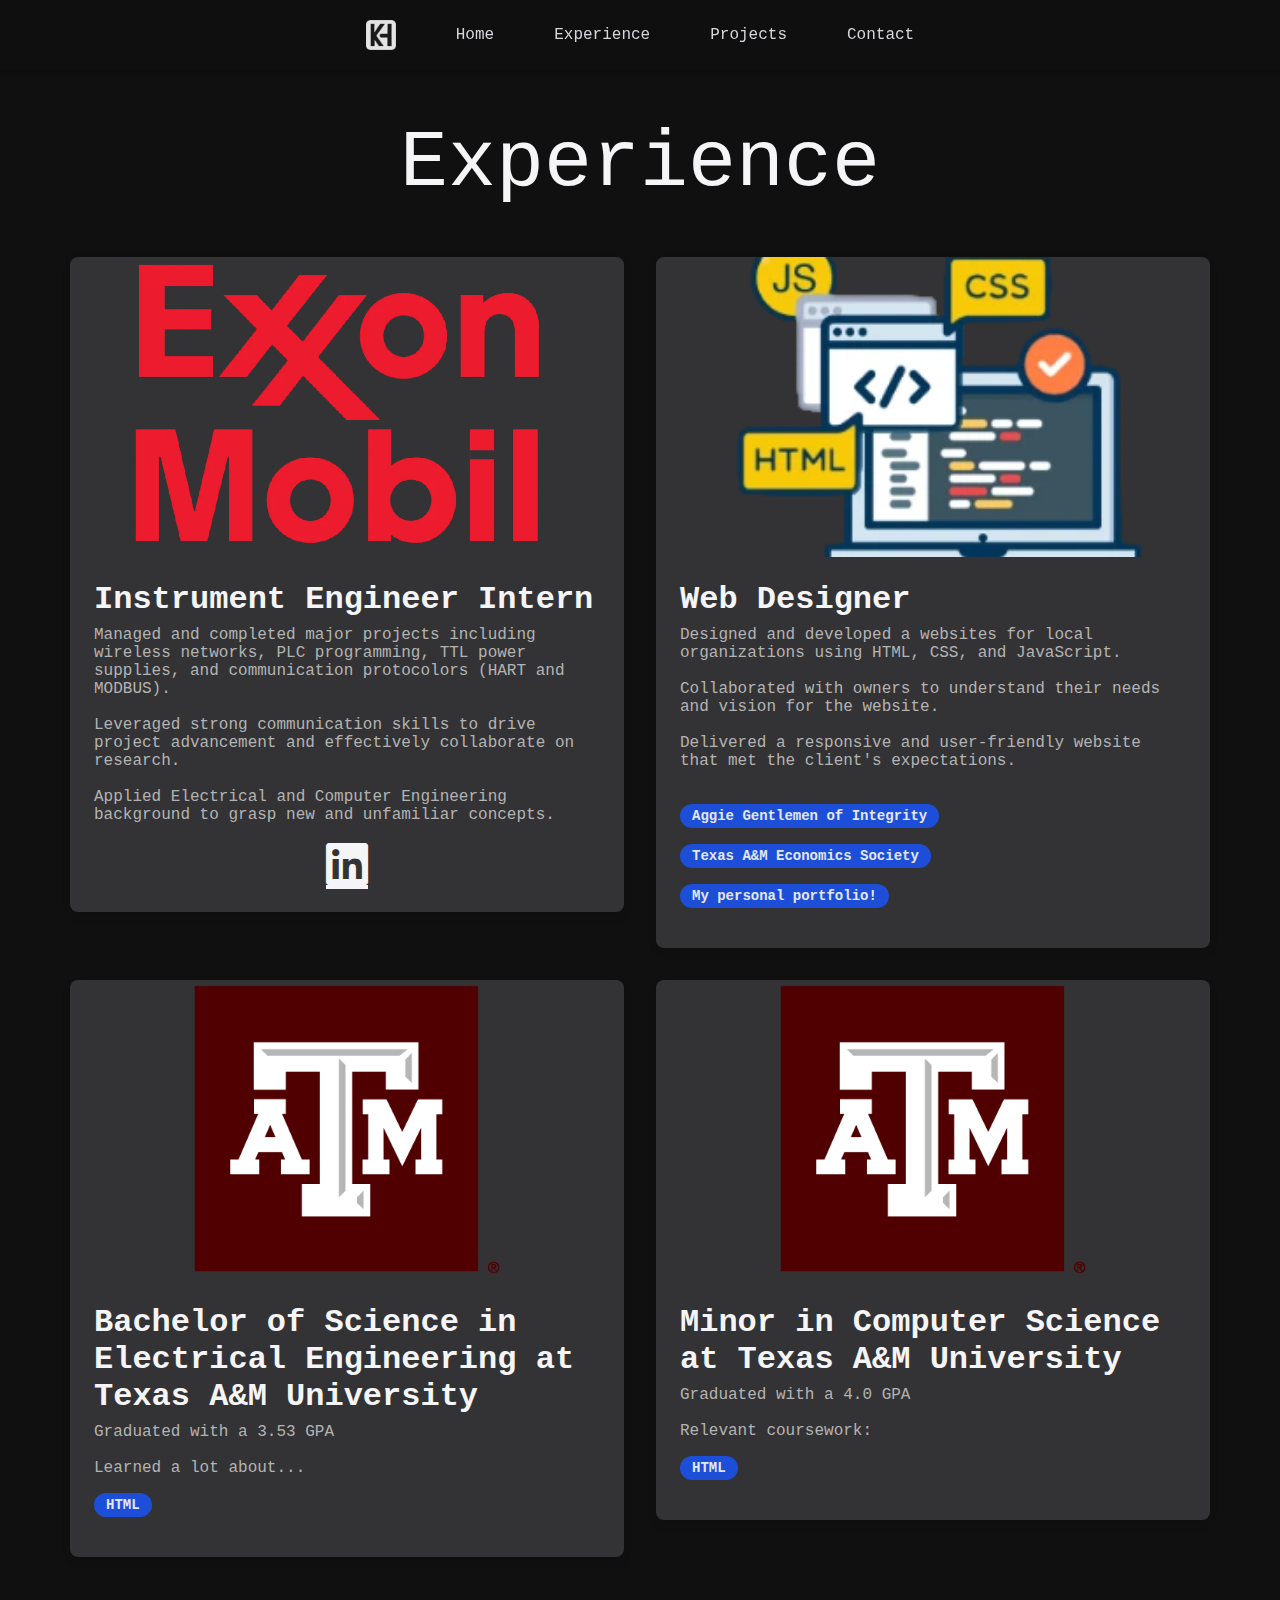
<file: experience.html>
<!DOCTYPE html>
<html lang="en">
<head>
  <meta charset="UTF-8">
  <meta name="viewport" content="width=device-width, initial-scale=1.0">
  <title>Experience - Karam Haddad</title>
  <link href="https://fonts.googleapis.com/css?family=Open+Sans:400,600,700" rel="stylesheet">
  <link rel="stylesheet" href="https://cdnjs.cloudflare.com/ajax/libs/font-awesome/5.15.3/css/all.min.css">
  
  <link rel="stylesheet" type="text/css" href="css/style.css">
  <link rel="stylesheet" type="text/css" href="css/nav.css">
  <link rel="stylesheet" href="seprate-exp.css"> <!-- Link to the external CSS file -->
  <link rel="stylesheet" type="text/css" href="css/contact.css"> <!--for the contact icons i added-->

  <link rel="icon" type="image/x-icon" href="header/kh_logo.png">
  
</head>

<body>
  <nav id="nav">
      <!-- Hamburger Menu Icon for Mobile -->
    <div class="hamburger-icon"> 
        <a href="index.html#home">
            <img src="header/kh_logo.png" alt="Karam Haddad Logo" class="nav-logo">
        </a>
        <!-- Menu Icon -->
        <div class="menu-icon" onclick="toggleMenu()"> <!--calls toggle menu in js when clicked.-->
            <span class="line line1"></span> <!-- Top line of = that will become part of X -->
            <span class="line line2"></span> <!-- Bottom line of = that will become part of X -->
        </div>
    </div>

    <!-- Mobile Menu -->
    <div class="mobile-menu hidden">
        <a href="index.html#home">Home</a>
        <a href="index.html#experience">Experience</a>
        <a href="index.html#projects">Projects</a>
        <a href="index.html#contact">Contact</a>
    </div>
    <!-- Desktop nav menu-->
    <ul class="desktop-menu">
        <a href="index.html#home"><li> <img src="header/kh_logo.png" alt="Karam Haddad Logo" class="nav-logo"> </li></a>
        <a href="index.html#home"><li>Home</li></a>
        <a href="index.html#experience"><li>Experience</li></a>
        <a href="index.html#projects"><li>Projects</li></a>
        <a href="index.html#contact"><li>Contact</li></a>
    </ul>
  </nav>
  <!-- Project Section -->
  <section class="projects-section">
    <div class="container">
      <header class="section-header">
        <h1 class="top-page-title">Experience</h1>
      </header>
      <div class="projects-grid">
        <!-- Project Template -->
        <!--PROJECT1-->
        <div class="project-card" id="exxon">
          <div class="card-content">
            <img class="card-image" src="experience/ExxonMobil1.webp" alt="Project Thumbnail" />
            <div class="card-text">
              <h2 class="card-title">Instrument Engineer Intern</h2>
              <p class="card-description">Managed and completed major projects including wireless
                networks, PLC programming, TTL power supplies, and communication protocolors (HART and MODBUS).<br><br>
              Leveraged strong communication skills to drive project advancement and effectively collaborate on research.<br><br>
            Applied Electrical and Computer Engineering background to grasp new and unfamiliar concepts.</p>
              <a href="https://www.linkedin.com/in/karam-haddad-tamu/" target="_blank" class="contact-icon" aria-label="LinkedIn">
                <i class="fab fa-linkedin fa-3x"></i>
              </a>
            </div>
          </div>
        </div>
        <!-- Repeat for other projects -->
        <!--PROJECT2-->
        <div class="project-card" id="webdev">
          <div class="card-content">
            <img class="card-image" src="experience/webdev.webp" alt="Project Thumbnail" />
            <div class="card-text">
              <h2 class="card-title">Web Designer</h2>
              <p class="card-description">
                Designed and developed a websites for local organizations using HTML, CSS, and JavaScript.<br><br>
                Collaborated with owners to understand their needs and vision for the website.<br><br>
                Delivered a responsive and user-friendly website that met the client's expectations.<br><br>
              </p>
              <!--Add space between buttons-->
              <div class="skills">
                <!-- html link to open in a new page-->
                <a href="https://www.tamuagi.com" target="_blank"><span class="skill">Aggie Gentlemen of Integrity</span></a>
              </div>
              <div class="skills">
                <a href="https://www.tamueconsociety.com/" target="_blank"><span class="skill">Texas A&M Economics Society</span></a>
              </div>
              <div class="skills">
                <a href="https://karamhaddad.com/" target="_blank"><span class="skill">My personal portfolio!</span></a>
              </div>
            </div>
          </div>
        </div>
        <!--PROJECT3-->
        <div class="project-card" id="tamuelen">
          <div class="card-content">
            <img class="card-image" src="experience/tamu.png" alt="Project Thumbnail" />
            <div class="card-text">
              <h2 class="card-title">Bachelor of Science in Electrical Engineering at Texas A&M University</h2>
              <p class="card-description">
                Graduated with a 3.53 GPA<br><br>
                Learned a lot about...
              </p>
              <div class="skills">
                <span class="skill">HTML</span>
                <!-- Add more skills as needed -->
              </div>
            </div>
          </div>
        </div>
        <!--PROJECT4-->
        <div class="project-card" id="tamucs">
          <div class="card-content">
            <img class="card-image" src="experience/tamu.png" alt="Project Thumbnail" />
            <div class="card-text">
              <h2 class="card-title">Minor in Computer Science at Texas A&M University</h2>
              <p class="card-description">
                Graduated with a 4.0 GPA<br><br>
                Relevant coursework:
              </p>
              <div class="skills">
                <span class="skill">HTML</span>
                <!-- Add more skills as needed -->
              </div>
            </div>
          </div>
        </div>
      </div>
  </section>
  <!-- ... rest of your HTML ... -->
  <script src="script.js"></script> <!-- Link to the nav -->
</body>
</html>
</file>
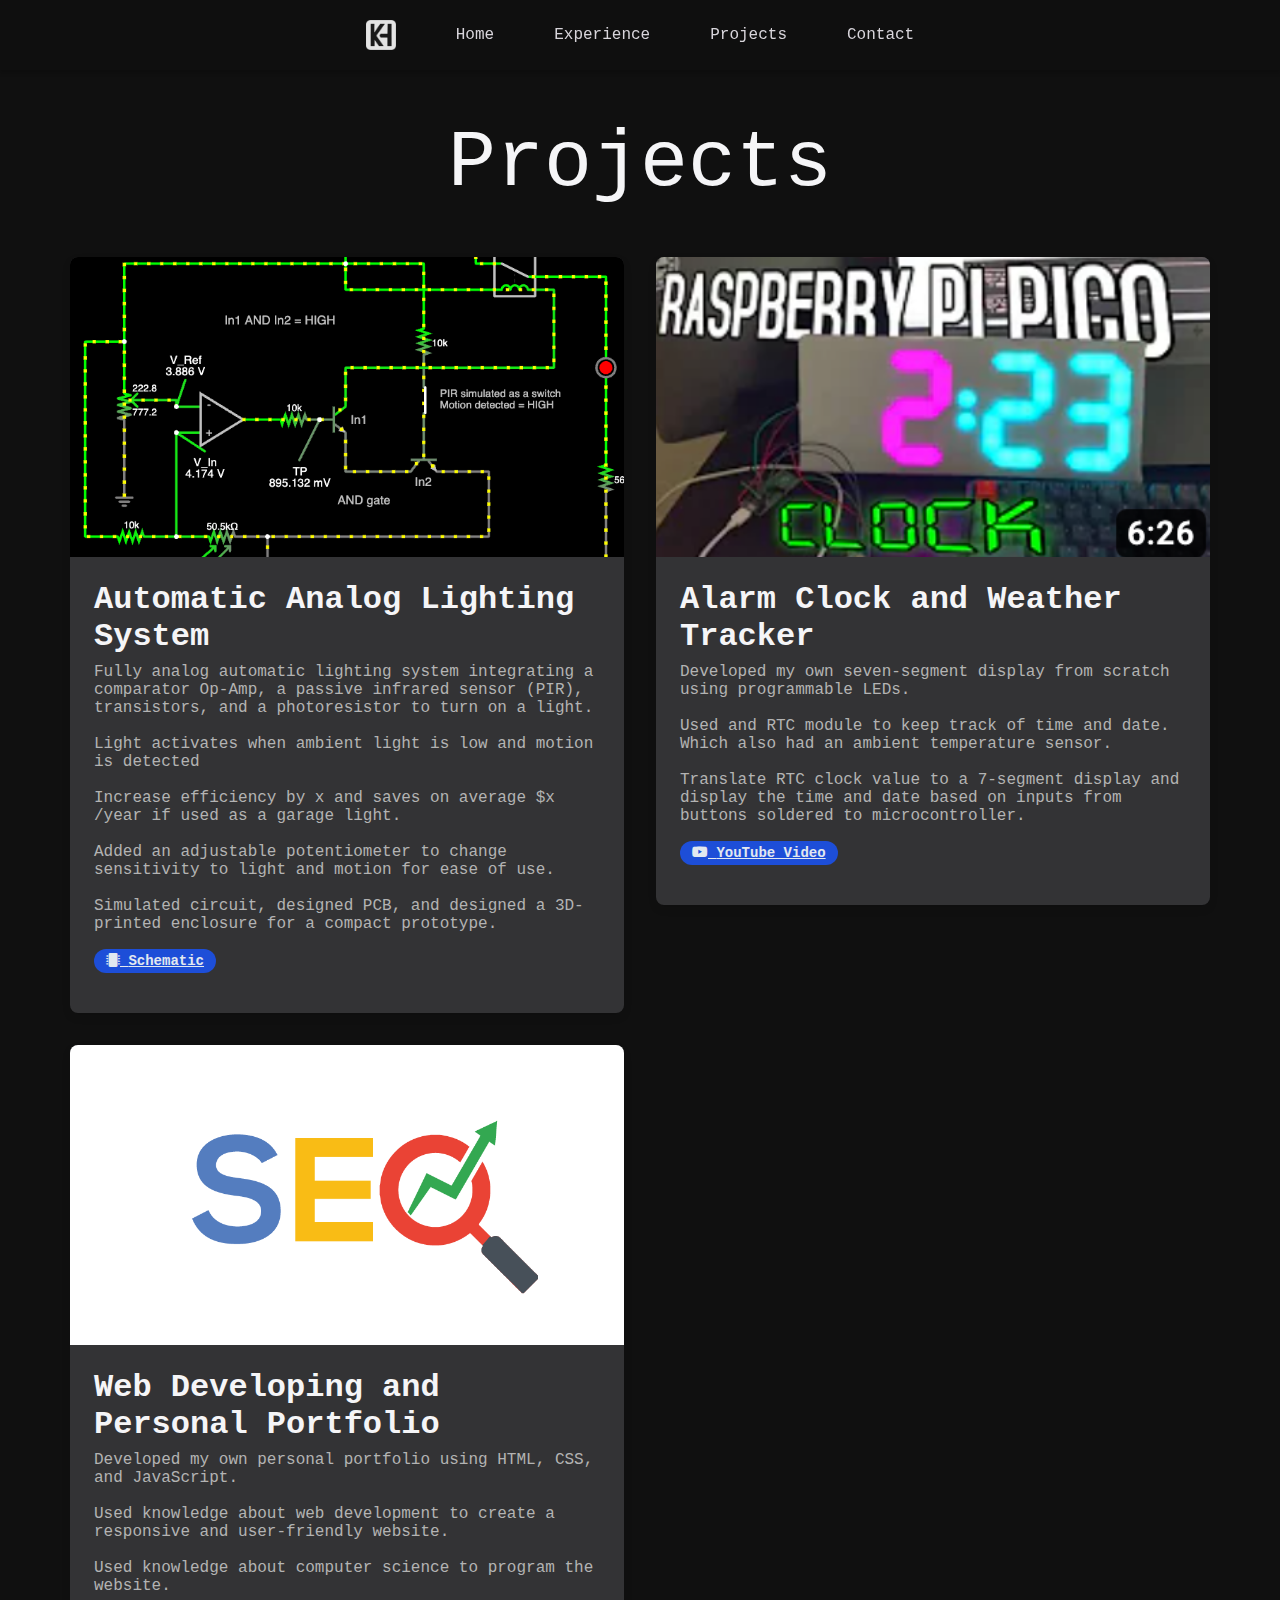
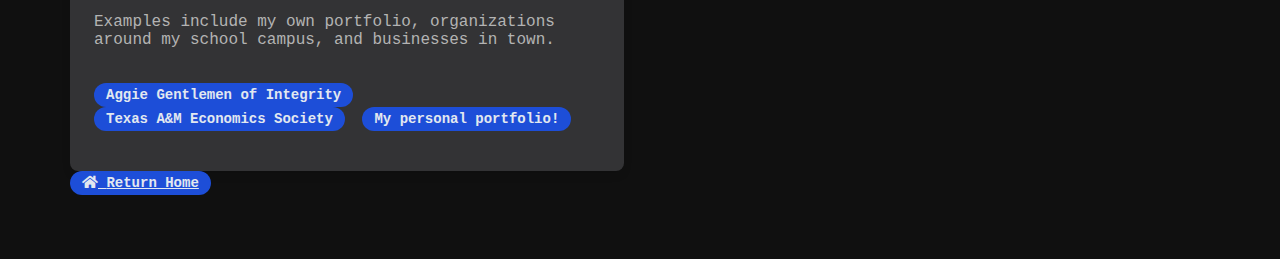
<file: projects.html>
<!DOCTYPE html>
<html lang="en">
<head>
  <meta charset="UTF-8">
  <meta name="viewport" content="width=device-width, initial-scale=1.0">
  <title>Projects - Karam Haddad</title>
  <link href="https://fonts.googleapis.com/css?family=Open+Sans:400,600,700" rel="stylesheet">
  <link rel="stylesheet" href="https://cdnjs.cloudflare.com/ajax/libs/font-awesome/5.15.3/css/all.min.css">
  
  <link rel="stylesheet" type="text/css" href="css/style.css">
  <link rel="stylesheet" type="text/css" href="css/nav.css">
  <link rel="stylesheet" href="seprate-exp.css"> <!-- Link to the external CSS file -->

  <link rel="icon" type="image/x-icon" href="header/kh_logo.png">
  
</head>

<body>
  <nav id="nav">
      <!-- Hamburger Menu Icon for Mobile -->
    <div class="hamburger-icon"> 
        <a href="index.html#home">
            <img src="header/kh_logo.png" alt="Karam Haddad Logo" class="nav-logo">
        </a>
        <!-- Menu Icon -->
        <div class="menu-icon" onclick="toggleMenu()"> <!--calls toggle menu in js when clicked.-->
            <span class="line line1"></span> <!-- Top line of = that will become part of X -->
            <span class="line line2"></span> <!-- Bottom line of = that will become part of X -->
        </div>
    </div>

    <!-- Mobile Menu -->
    <div class="mobile-menu hidden">
        <a href="index.html#home">Home</a>
        <a href="index.html#experience">Experience</a>
        <a href="index.html#projects">Projects</a>
        <a href="index.html#contact">Contact</a>
    </div>
    <!-- Desktop nav menu-->
    <ul class="desktop-menu">
        <a href="index.html#home"><li> <img src="header/kh_logo.png" alt="Karam Haddad Logo" class="nav-logo"> </li></a>
        <a href="index.html#home"><li>Home</li></a>
        <a href="index.html#experience"><li>Experience</li></a>
        <a href="index.html#projects"><li>Projects</li></a>
        <a href="index.html#contact"><li>Contact</li></a>
    </ul>
  </nav>
  <!-- Project Section -->
  <section class="projects-section">
    <div class="container">
      <header class="section-header">
        <h1 class="top-page-title">Projects</h1>
      </header>
      <div class="projects-grid">

        <!--PROJECT1-->
        <div class="project-card" id="light">
          <div class="card-content">
            <img class="card-image" src="projects/auto_light.png" alt="Project Thumbnail" />
            <div class="card-text">
              <h2 class="card-title">Automatic Analog Lighting System</h2>
              <p class="card-description">
                Fully analog automatic lighting system integrating a comparator Op-Amp, a passive infrared sensor (PIR), transistors, and a photoresistor to turn on a light.<br><br>
                Light activates when ambient light is low and motion is detected<br><br>
                Increase efficiency by x and saves on average $x /year if used as a garage light. <br><br>
                Added an adjustable potentiometer to change sensitivity to light and motion for ease of use. <br><br>
                Simulated circuit, designed PCB, and designed a 3D-printed enclosure for a compact prototype. <br>
              </p>
              <div class="skills">
                <a href="https://drive.google.com/file/d/14bhWb0arqdE4gr4Lan3cQH3DZ0vBjSSt/view?usp=sharing" target="_blank" rel="noopener noreferrer" class="skill">
                  <i class="fas fa-microchip"></i>
                  <span>Schematic</span>
                </a>
              </div>
              </a>
            </div>
          </div>
        </div>

        <!--PROJECT2-->
        <div class="project-card" id="clock">
          <div class="card-content">
            <img class="card-image" src="projects/clock.png" alt="Project Thumbnail" />
            <div class="card-text">
              <h2 class="card-title">Alarm Clock and Weather Tracker</h2>
              <p class="card-description">
                Developed my own seven-segment display from scratch using programmable LEDs.<br><br>
                Used and RTC module to keep track of time and date. Which also had an ambient temperature sensor.<br><br>
                Translate RTC clock value to a 7-segment display and display the time and date based on inputs from buttons soldered to microcontroller.<br>
              </p>
              <div class="skills">
                <a href="https://youtu.be/r-C6eiDaEsY?si=SyXKjWZNqaZ7nWPk" target="_blank" rel="noopener noreferrer" class="skill">
                  <i class="fab fa-youtube"></i>
                  <span>YouTube Video</span>
                </a>
              </div>
              </a>
            </div>
          </div>
        </div>
        <!--PROJECT3-->
        <div class="project-card" id="seo">
          <div class="card-content">
            <img class="card-image" src="projects/seo.png" alt="Project Thumbnail" />
            <div class="card-text">
              <h2 class="card-title">Web Developing and Personal Portfolio</h2>
              <p class="card-description">
                Developed my own personal portfolio using HTML, CSS, and JavaScript.<br><br>
                Used knowledge about web development to create a responsive and user-friendly website.<br><br>
                Used knowledge about computer science to program the website. <br><br>
                Examples include my own portfolio, organizations around my school campus, and businesses in town.<br><br>
              </p>

              <div class="skills">
                <a href="https://www.tamuagi.com" target="_blank"><span class="skill">Aggie Gentlemen of Integrity</span></a>
                
                <a href="https://www.tamueconsociety.com/" target="_blank"><span class="skill">Texas A&M Economics Society</span></a>
                
                <a href="https://karamhaddad.com/" target="_blank"><span class="skill">My personal portfolio!</span></a>
              </div>

            </div>
          </div>
        </div>
      </div>
      
      <div class="skills">
        <a href="index.html#projects" class="skill">
          <i class="fas fa-home"></i>
          <span>Return Home</span>
        </a>
      </div>

  </section>
  <!-- ... rest of your HTML ... -->
  <script src="script.js"></script> <!-- Link to the nav -->
</body>
</html>
</file>
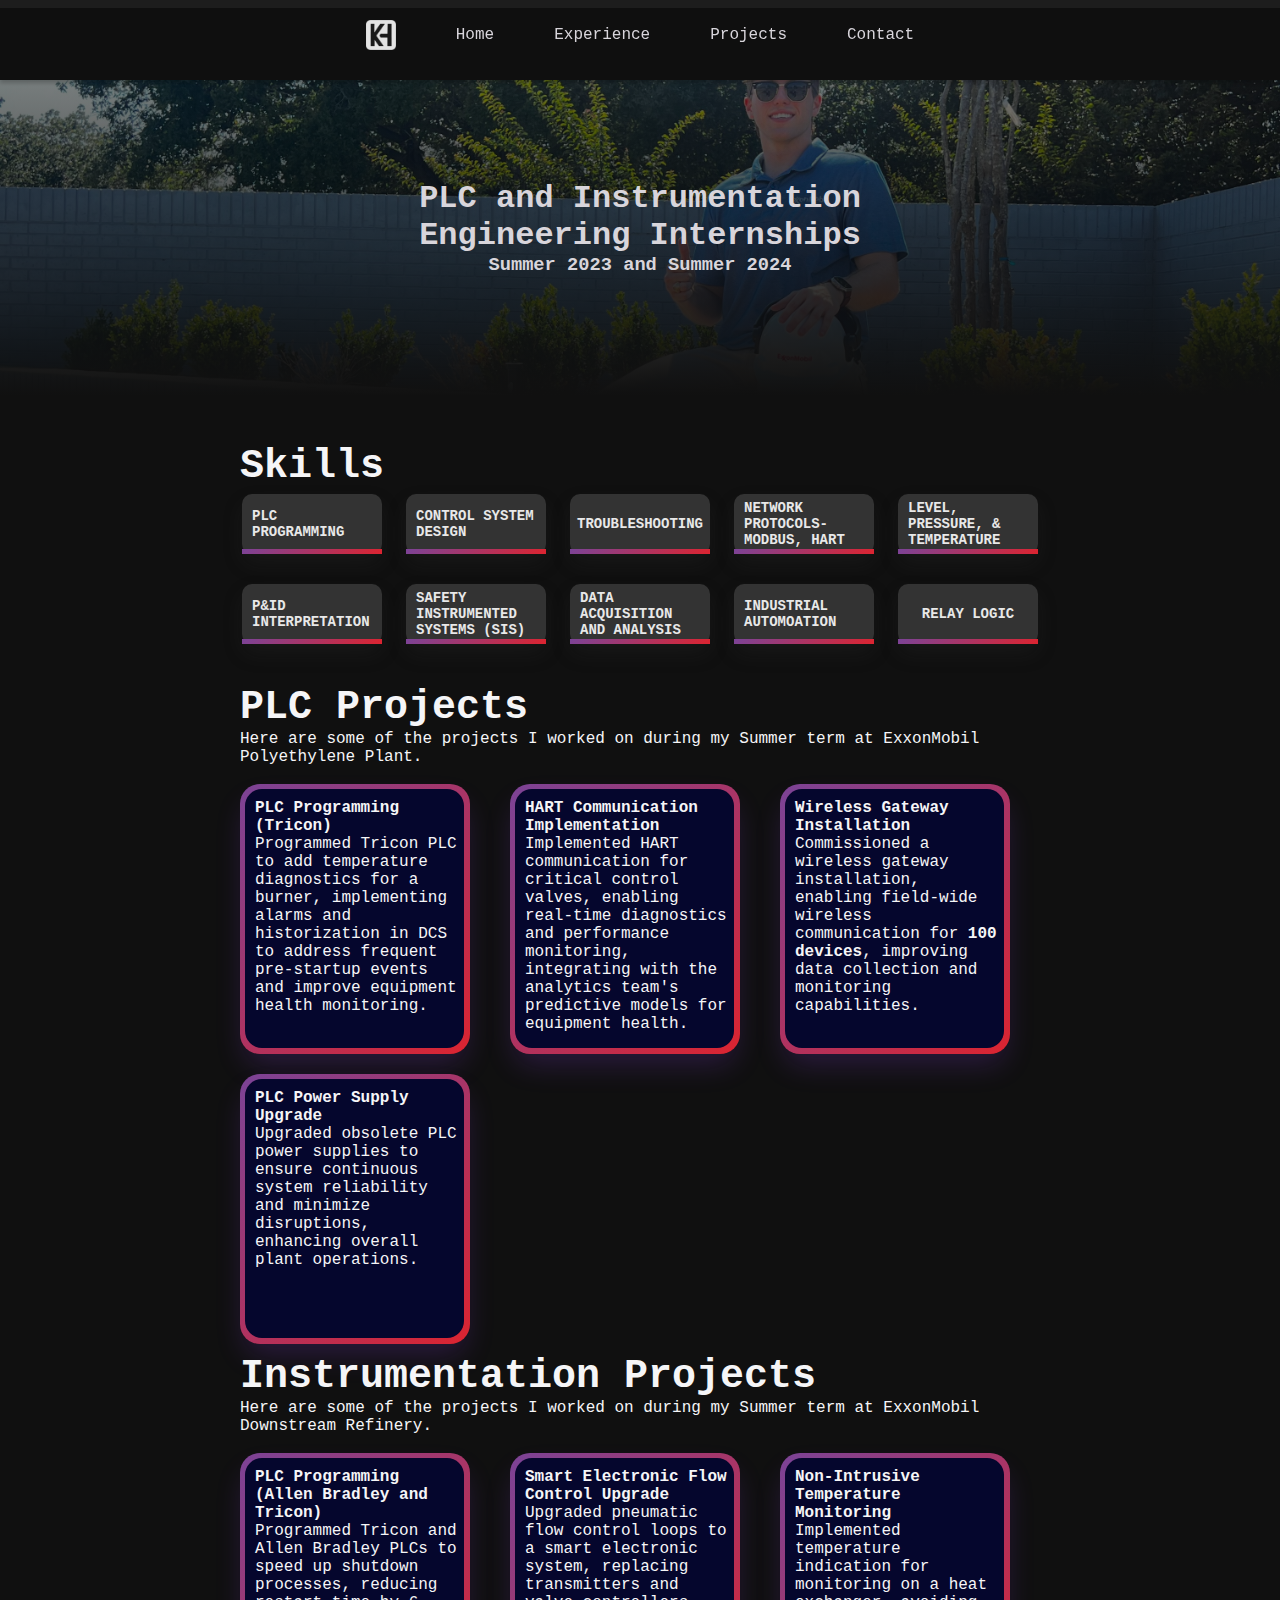
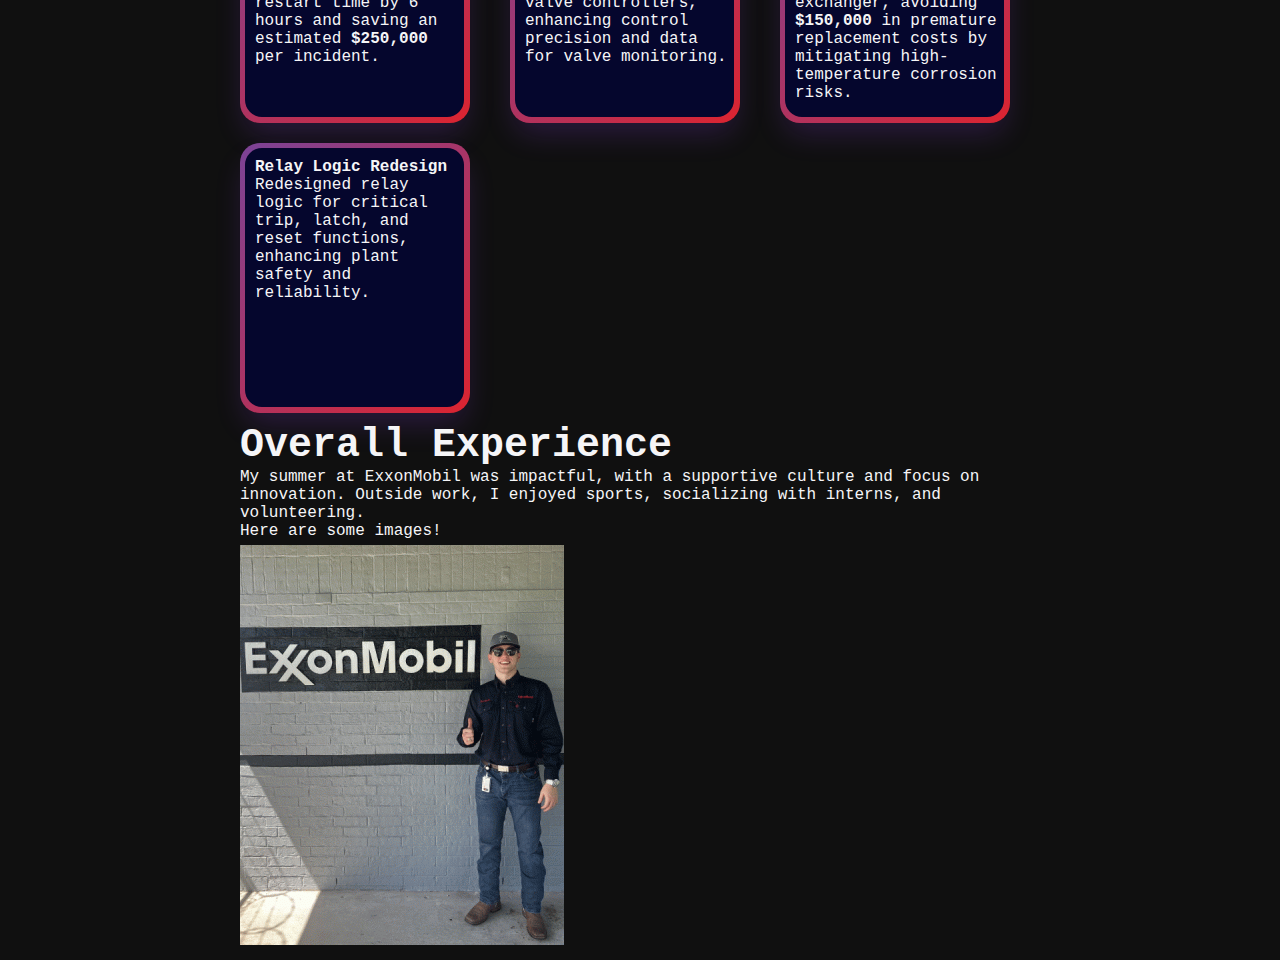
<file: exxon_experience/exxon.html>
<!DOCTYPE html>
<html lang="en">
<head>
  <meta charset="UTF-8">
  <meta name="viewport" content="width=device-width, initial-scale=1.0">
  <title>ExxonMobil PLC Engineering Internship - Karam Haddad</title>
  <link href="https://fonts.googleapis.com/css?family=Open+Sans:400,600,700" rel="stylesheet">
  <link rel="stylesheet" href="https://cdnjs.cloudflare.com/ajax/libs/font-awesome/5.15.3/css/all.min.css">
  
  <link rel="stylesheet" type="text/css" href="../css/style.css">
  <link rel="stylesheet" type="text/css" href="../css/nav.css">
  <link rel="stylesheet" href="../seprate-exp.css"> <!-- Link to the external CSS file -->
  <link rel="stylesheet" href="../scroll_progress/scroll_progress.css"> <!-- Link to the scroll progress CSS file -->
  
  <link rel="icon" type="image/x-icon" href="../header/kh_logo.png">

  <style>
    .banner{
      /*keep banner styling separate for each project to do whatever pic I want*/
      margin: 0;
      padding-top: 100px;
      padding-bottom: 120px;
      width: 100%;
      background-image: linear-gradient(rgba(0, 0, 0, 0.507), rgb(16, 16, 16)),
      url(exxon_banner.JPG);
      background-size: cover;
      background-position: center;

      color:#d8d5db;
      display: flex;
      flex-direction: column;
      align-items: center;
      justify-content: center;
      text-align: center;
    }
    h2 {
      font-size: 2.5em;
    }
    ul {
      padding-left: 25px; /* Adjust to your preference */
    }
    li {
      margin-bottom: 10px; /* Adds space between list items */
    }
    .project-container {
      display: flex;
      flex-direction: column;
      align-items: center;
    }
    .my_image {
      max-width: 100%;
      height: auto;
      margin-top: 5px;
      margin-bottom: 15px;
    }
    .project-description {
      max-width: 800px;
      text-align: left;
    }
    .skill-here {
      padding: 10px;
      background-color: #333;
      color: #e8e8e8;
      font-size: 14px;
      font-weight: 600;
      border-radius: 10px;
      width: 120px;
      height: 40px;
      border: none;
      text-transform: uppercase;
      display: flex;
      align-items: center;
      justify-content: center;
      box-shadow: 0 10px 20px rgba(51, 51, 51, 0.2);
      position: relative;
      margin: 5px; /* Adding margin for spacing between items */
    }

    .skill-here::after {
      content: "";
      position: absolute;
      bottom: 0;
      left: 0;
      width: 100%;
      height: 5px;
      background: linear-gradient(135deg, #7b4397, #dc2430);
    }

    .skills-grid {
      display: grid;
      grid-template-columns: repeat(auto-fill, minmax(120px, 1fr)); /* Adjust based on the desired column size */
      gap: 20px; /* Increased the gap between grid items */
      justify-items: center;
    }

    .top-header {
      display: flex;
      flex-direction: column;
      margin-top: 20px;
      align-items: center;
      text-align: center;
    }
    /*-=-=-=-=-=-=-=CARD STYLING=-=-=-=-=-=-=-=-*/
    .card {
      width: 220px;
      height: 260px;
      border-radius: 20px;
      padding: 5px;
      box-shadow: rgba(151, 65, 252, 0.2) 0 15px 30px -5px;
      background-image: linear-gradient(135deg, #7b4397, #dc2430);
      margin-bottom: 10px;
    }
    .card__content {
      background: rgb(5, 6, 45);
      border-radius: 17px;
      width: 95%;
      height: 96%;
      padding-left: 10px;
      padding-top: 10px;
    }
    /* Grid styling for the project cards */
    .card-grid {
      display: grid;
      grid-template-columns: auto auto auto;
      gap: 10px;
    }
    @media (max-width: 768px) {
      .card-grid {
        display: flex;
        flex-direction: column;
        justify-content: center;
        align-items: center;
        grid-template-columns: 1fr; /* Adjust to single column for smaller screens */
      }
      .card {
        width: 100%;
        height: 100%;
      }
      .card__content {
        width: 95.5%;
        height: 100%;
        padding:10px;
      }
      .top-page-title {
        font-size: 2em;
      }
      h2 {
        font-size: 2em;
      }
      iframe {
        width: 115%;
        height: auto;
        aspect-ratio: 16/9;
      }
      .xom_logo {
        width: 75%;
        height: auto;
      }
      .project-description {
        max-width: 90%;
      }
      .my_image{
        width: 70%;
        height: auto;
      
      }
    }
  </style>
</head>

<body>
  <!--this is a progress bar for scrolling-->
  <div class="progress-container">
    <div class="progress-bar" id="myBar"></div>
  </div>  

  <!-- Navigation -->
  <nav id="nav">
    <!-- Hamburger Menu Icon for Mobile -->
    <div class="hamburger-icon">
      <a href="../index.html#home">
        <img src="../header/kh_logo.png" alt="Karam Haddad Logo" class="nav-logo">
      </a>
      <!-- Menu Icon -->
      <div class="menu-icon" onclick="toggleMenu()">
        <span class="line line1"></span>
        <span class="line line2"></span>
      </div>
    </div>

    <!-- Mobile Menu -->
    <div class="mobile-menu hidden">
      <a href="../index.html#home">Home</a>
      <a href="../index.html#experience">Experience</a>
      <a href="../index.html#projects">Projects</a>
      <a href="../index.html#contact">Contact</a>
    </div>

    <!-- Desktop nav menu-->
    <ul class="desktop-menu">
      <a href="../index.html#home"><li><img src="../header/kh_logo.png" alt="Karam Haddad Logo" class="nav-logo"></li></a>
      <a href="../index.html#home"><li>Home</li></a>
      <a href="../index.html#experience"><li>Experience</li></a>
      <a href="../index.html#projects"><li>Projects</li></a>
      <a href="../index.html#contact"><li>Contact</li></a>
    </ul>
  </nav>

  <!--Banner for the picture of the front page-->
  <div id="home" class="banner">
    <h1>PLC and Instrumentation<br>Engineering Internships</h1>
    <h3>Summer 2023 and Summer 2024</h3>
  </div>
  
  <!-- Project Section -->
    <div class="project-container">
      <header class="section-header">
      </header>
      <div class="project-description">
        <h2 id="skills">Skills</h2>

        <div class="skills-grid">
          <div class="skill-here">PLC Programming</div>
          <div class="skill-here">Control System Design</div>
          <div class="skill-here">Troubleshooting</div>
          <div class="skill-here">Network Protocols- Modbus, HART</div>
          <div class="skill-here">Level, Pressure, & Temperature</div>
          <div class="skill-here">P&ID Interpretation</div>
          <div class="skill-here">Safety Instrumented Systems (SIS)</div>
          <div class="skill-here">Data Acquisition and Analysis</div>
          <div class="skill-here">Industrial Automoation</div>
          <div class="skill-here">Relay Logic</div>
        </div>

        <br>
        <br>
        <h2>PLC Projects</h2> 
        <p>Here are some of the projects I worked on during my Summer term at ExxonMobil Polyethylene Plant.</p><br>
        <div class="card-grid">
          <div class="card">
            <div class="card__content">
              <strong>PLC Programming (Tricon)</strong><br>
              <p>Programmed Tricon PLC to add temperature diagnostics for a burner, implementing alarms and historization in DCS to address frequent pre-startup events and improve equipment health monitoring.</p>
            </div>
          </div>
          <div class="card">
            <div class="card__content">
              <strong>HART Communication Implementation</strong><br>
              <p>Implemented HART communication for critical control valves, enabling real-time diagnostics and performance monitoring, integrating with the analytics team's predictive models for equipment health.</p>
            </div>
          </div>
          <div class="card">
            <div class="card__content">
              <strong>Wireless Gateway Installation</strong><br>
              <p>Commissioned a wireless gateway installation, enabling field-wide wireless communication for <strong>100 devices</strong>, improving data collection and monitoring capabilities.</p>
            </div>
          </div>
          <div class="card">
            <div class="card__content">
              <strong>PLC Power Supply Upgrade</strong><br>
              <p>Upgraded obsolete PLC power supplies to ensure continuous system reliability and minimize disruptions, enhancing overall plant operations.</p>
            </div>
          </div>
        </div>

        <h2 id="inst-proj">Instrumentation Projects</h2> 
        <p>Here are some of the projects I worked on during my Summer term at ExxonMobil Downstream Refinery.</p><br>
        <div class="card-grid">
          <div class="card">
            <div class="card__content">
              <strong>PLC Programming (Allen Bradley and Tricon)</strong><br>
              <p>Programmed Tricon and Allen Bradley PLCs to speed up shutdown processes, reducing restart time by 6 hours and saving an estimated <strong>$250,000</strong> per incident.</p>
            </div>
          </div>
          <div class="card">
            <div class="card__content">
              <strong>Smart Electronic Flow Control Upgrade</strong><br>
              <p>Upgraded pneumatic flow control loops to a smart electronic system, replacing transmitters and valve controllers, enhancing control precision and data for valve monitoring.</p>
            </div>
          </div>
          <div class="card">
            <div class="card__content">
              <strong>Non-Intrusive Temperature Monitoring</strong><br>
              <p>Implemented temperature indication for monitoring on a heat exchanger, avoiding <strong>$150,000</strong> in premature replacement costs by mitigating high-temperature corrosion risks.</p>
            </div>
          </div>
          <div class="card">
            <div class="card__content">
              <strong>Relay Logic Redesign</strong><br>
              <p>Redesigned relay logic for critical trip, latch, and reset functions, enhancing plant safety and reliability.</p>
            </div>
          </div>
        </div>

        <h2>Overall Experience</h2>
        <p>
          My summer at ExxonMobil was impactful, with a supportive culture and focus on innovation. Outside work, I enjoyed sports, socializing with interns, and volunteering.<br>
          Here are some images!
        </p>
        <div class="card-grid">
          <img class="my_image" src="../exxon_experience/slide.gif" alt="ExxonMobil Internship Experience Pictures"/>
        </div>
        
      </div>
    </div>
  </section>

  <script src="../script.js"></script> <!-- Link to the nav -->
  <script src="../scroll_progress/scroll_progress.js"></script> <!-- Link to the scroll progress JS file -->
</body>
</html>
</file>
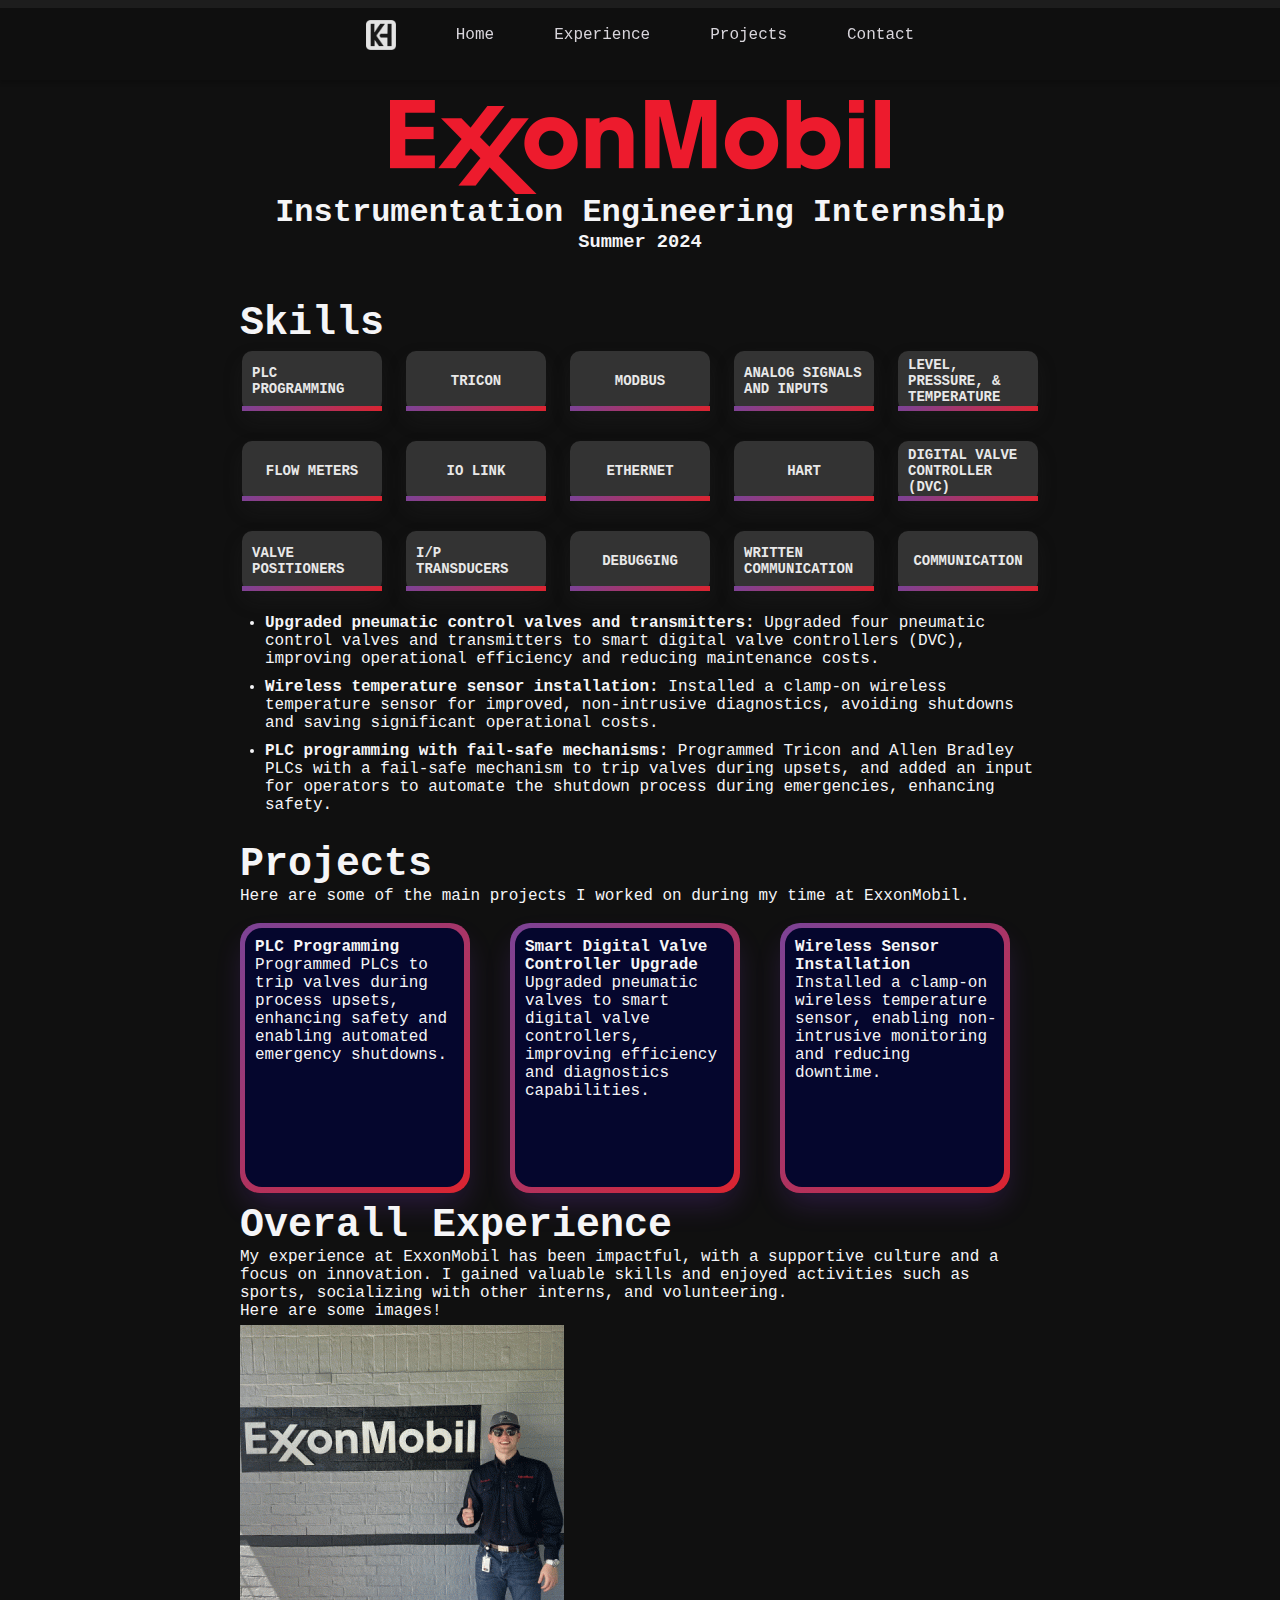
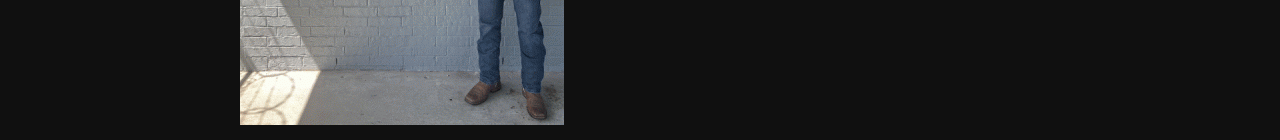
<file: exxon_experience/exxon2.html>
<!DOCTYPE html>
<html lang="en">
<head>
  <meta charset="UTF-8">
  <meta name="viewport" content="width=device-width, initial-scale=1.0">
  <title>ExxonMobil Instrumentation Engineering Internship - Karam Haddad</title>
  <link href="https://fonts.googleapis.com/css?family=Open+Sans:400,600,700" rel="stylesheet">
  <link rel="stylesheet" href="https://cdnjs.cloudflare.com/ajax/libs/font-awesome/5.15.3/css/all.min.css">
  
  <link rel="stylesheet" type="text/css" href="../css/style.css">
  <link rel="stylesheet" type="text/css" href="../css/nav.css">
  <link rel="stylesheet" href="../seprate-exp.css"> <!-- Link to the external CSS file -->
  <link rel="stylesheet" href="../scroll_progress/scroll_progress.css"> <!-- Link to the scroll progress CSS file -->
  
  <link rel="icon" type="image/x-icon" href="../header/kh_logo.png">

  <style>
    h2 {
      font-size: 2.5em;
    }
    ul {
      padding-left: 25px; /* Adjust to your preference */
    }
    li {
      margin-bottom: 10px; /* Adds space between list items */
    }
    .project-container {
      display: flex;
      flex-direction: column;
      align-items: center;
    }
    .my_image {
      max-width: 100%;
      height: auto;
      margin-top: 5px;
      margin-bottom: 15px;
    }
    .project-description {
      max-width: 800px;
      text-align: left;
    }
    .skill-here {
      padding: 10px;
      background-color: #333;
      color: #e8e8e8;
      font-size: 14px;
      font-weight: 600;
      border-radius: 10px;
      width: 120px;
      height: 40px;
      border: none;
      text-transform: uppercase;
      display: flex;
      align-items: center;
      justify-content: center;
      box-shadow: 0 10px 20px rgba(51, 51, 51, 0.2);
      position: relative;
      margin: 5px; /* Adding margin for spacing between items */
    }

    .skill-here::after {
      content: "";
      position: absolute;
      bottom: 0;
      left: 0;
      width: 100%;
      height: 5px;
      background: linear-gradient(135deg, #7b4397, #dc2430);
    }

    .skills-grid {
      display: grid;
      grid-template-columns: repeat(auto-fill, minmax(120px, 1fr)); /* Adjust based on the desired column size */
      gap: 20px; /* Increased the gap between grid items */
      justify-items: center;
    }

    .top-header {
      display: flex;
      flex-direction: column;
      margin-top: 20px;
      align-items: center;
      text-align: center;
    }
    /*-=-=-=-=-=-=-=CARD STYLING=-=-=-=-=-=-=-=-*/
    .card {
      width: 220px;
      height: 260px;
      border-radius: 20px;
      padding: 5px;
      box-shadow: rgba(151, 65, 252, 0.2) 0 15px 30px -5px;
      background-image: linear-gradient(135deg, #7b4397, #dc2430);
      margin-bottom: 10px;
    }
    .card__content {
      background: rgb(5, 6, 45);
      border-radius: 17px;
      width: 95%;
      height: 96%;
      padding-left: 10px;
      padding-top: 10px;
    }
    /* Grid styling for the project cards */
    .card-grid {
      display: grid;
      grid-template-columns: auto auto auto;
      gap: 10px;
    }
    @media (max-width: 768px) {
      .card-grid {
        display: flex;
        flex-direction: column;
        justify-content: center;
        align-items: center;
        grid-template-columns: 1fr; /* Adjust to single column for smaller screens */
      }
      .card {
        width: 100%;
        height: 100%;
      }
      .card__content {
        width: 95.5%;
        height: 100%;
        padding:10px;
      }
      .top-page-title {
        font-size: 2em;
      }
      h2 {
        font-size: 2em;
      }
      iframe {
        width: 115%;
        height: auto;
        aspect-ratio: 16/9;
      }
      .xom_logo {
        width: 75%;
        height: auto;
      }
      .project-description {
        max-width: 90%;
      }
      .my_image{
        width: 70%;
        height: auto;
      
      }
    }
  </style>
</head>

<body>
  <!--this is a progress bar for scrolling-->
  <div class="progress-container">
    <div class="progress-bar" id="myBar"></div>
  </div>  

  <!-- Navigation -->
  <nav id="nav">
    <!-- Hamburger Menu Icon for Mobile -->
    <div class="hamburger-icon">
      <a href="../index.html#home">
        <img src="../header/kh_logo.png" alt="Karam Haddad Logo" class="nav-logo">
      </a>
      <!-- Menu Icon -->
      <div class="menu-icon" onclick="toggleMenu()">
        <span class="line line1"></span>
        <span class="line line2"></span>
      </div>
    </div>

    <!-- Mobile Menu -->
    <div class="mobile-menu hidden">
      <a href="../index.html#home">Home</a>
      <a href="../index.html#experience">Experience</a>
      <a href="../index.html#projects">Projects</a>
      <a href="../index.html#contact">Contact</a>
    </div>

    <!-- Desktop nav menu-->
    <ul class="desktop-menu">
      <a href="../index.html#home"><li><img src="../header/kh_logo.png" alt="Karam Haddad Logo" class="nav-logo"></li></a>
      <a href="../index.html#home"><li>Home</li></a>
      <a href="../index.html#experience"><li>Experience</li></a>
      <a href="../index.html#projects"><li>Projects</li></a>
      <a href="../index.html#contact"><li>Contact</li></a>
    </ul>
  </nav>

  <div class="top-header">
    <img src="../exxon_experience/xom_logo.svg.png" alt="ExxonMobil Logo" class="xom_logo"/>
    <h1>Instrumentation Engineering Internship</h1>
    <h3>Summer 2024</h3>
  </div>
  
  <!-- Project Section -->
    <div class="project-container">
      <header class="section-header">
      </header>
      <div class="project-description">
        <h2>Skills</h2>

        <div class="skills-grid">
          <div class="skill-here">PLC Programming</div>
          <div class="skill-here">Tricon</div>
          <div class="skill-here">Modbus</div>
          <div class="skill-here">Analog Signals and Inputs</div>
          <div class="skill-here">Level, Pressure, & Temperature</div>
          <div class="skill-here">Flow Meters</div>
          <div class="skill-here">IO Link</div>
          <div class="skill-here">Ethernet</div>
          <div class="skill-here">HART</div>
          <div class="skill-here">Digital Valve Controller (DVC)</div>
          <div class="skill-here">Valve Positioners</div>
          <div class="skill-here">I/P Transducers</div>
          <div class="skill-here">Debugging</div>
          <div class="skill-here">Written Communication</div>
          <div class="skill-here">Communication</div>
        </div>

        <br>
        <ul>
          <li><strong>Upgraded pneumatic control valves and transmitters:</strong> Upgraded four pneumatic control valves and transmitters to smart digital valve controllers (DVC), improving operational efficiency and reducing maintenance costs.</li>
          <li><strong>Wireless temperature sensor installation:</strong> Installed a clamp-on wireless temperature sensor for improved, non-intrusive diagnostics, avoiding shutdowns and saving significant operational costs.</li>
          <li><strong>PLC programming with fail-safe mechanisms:</strong> Programmed Tricon and Allen Bradley PLCs with a fail-safe mechanism to trip valves during upsets, and added an input for operators to automate the shutdown process during emergencies, enhancing safety.</li>
        </ul>
        <br>
        <h2>Projects</h2> 
        <p>Here are some of the main projects I worked on during my time at ExxonMobil.</p><br>
        <div class="card-grid">
          <div class="card">
            <div class="card__content">
              <strong>PLC Programming</strong><br>
              <p>Programmed PLCs to trip valves during process upsets, enhancing safety and enabling automated emergency shutdowns.</p>
            </div>
          </div>
          <div class="card">
            <div class="card__content">
              <strong>Smart Digital Valve Controller Upgrade</strong><br>
              <p>Upgraded pneumatic valves to smart digital valve controllers, improving efficiency and diagnostics capabilities.</p>
            </div>
          </div>
          <div class="card">
            <div class="card__content">
              <strong>Wireless Sensor Installation</strong><br>
              <p>Installed a clamp-on wireless temperature sensor, enabling non-intrusive monitoring and reducing downtime.</p>
            </div>
          </div>
        </div>

        <h2>Overall Experience</h2>
        <p>
          My experience at ExxonMobil has been impactful, with a supportive culture and a focus on innovation. I gained valuable skills and enjoyed activities such as sports, socializing with other interns, and volunteering.<br>
          Here are some images!
        </p>
        <div class="card-grid">
          <img class="my_image" src="../exxon_experience/slide.gif" alt="ExxonMobil Internship Experience Pictures"/>
        </div>
        
      </div>
    </div>
  </section>

  <script src="../script.js"></script> <!-- Link to the nav -->
  <script src="../scroll_progress/scroll_progress.js"></script> <!-- Link to the scroll progress JS file -->
</body>
</html>
</file>
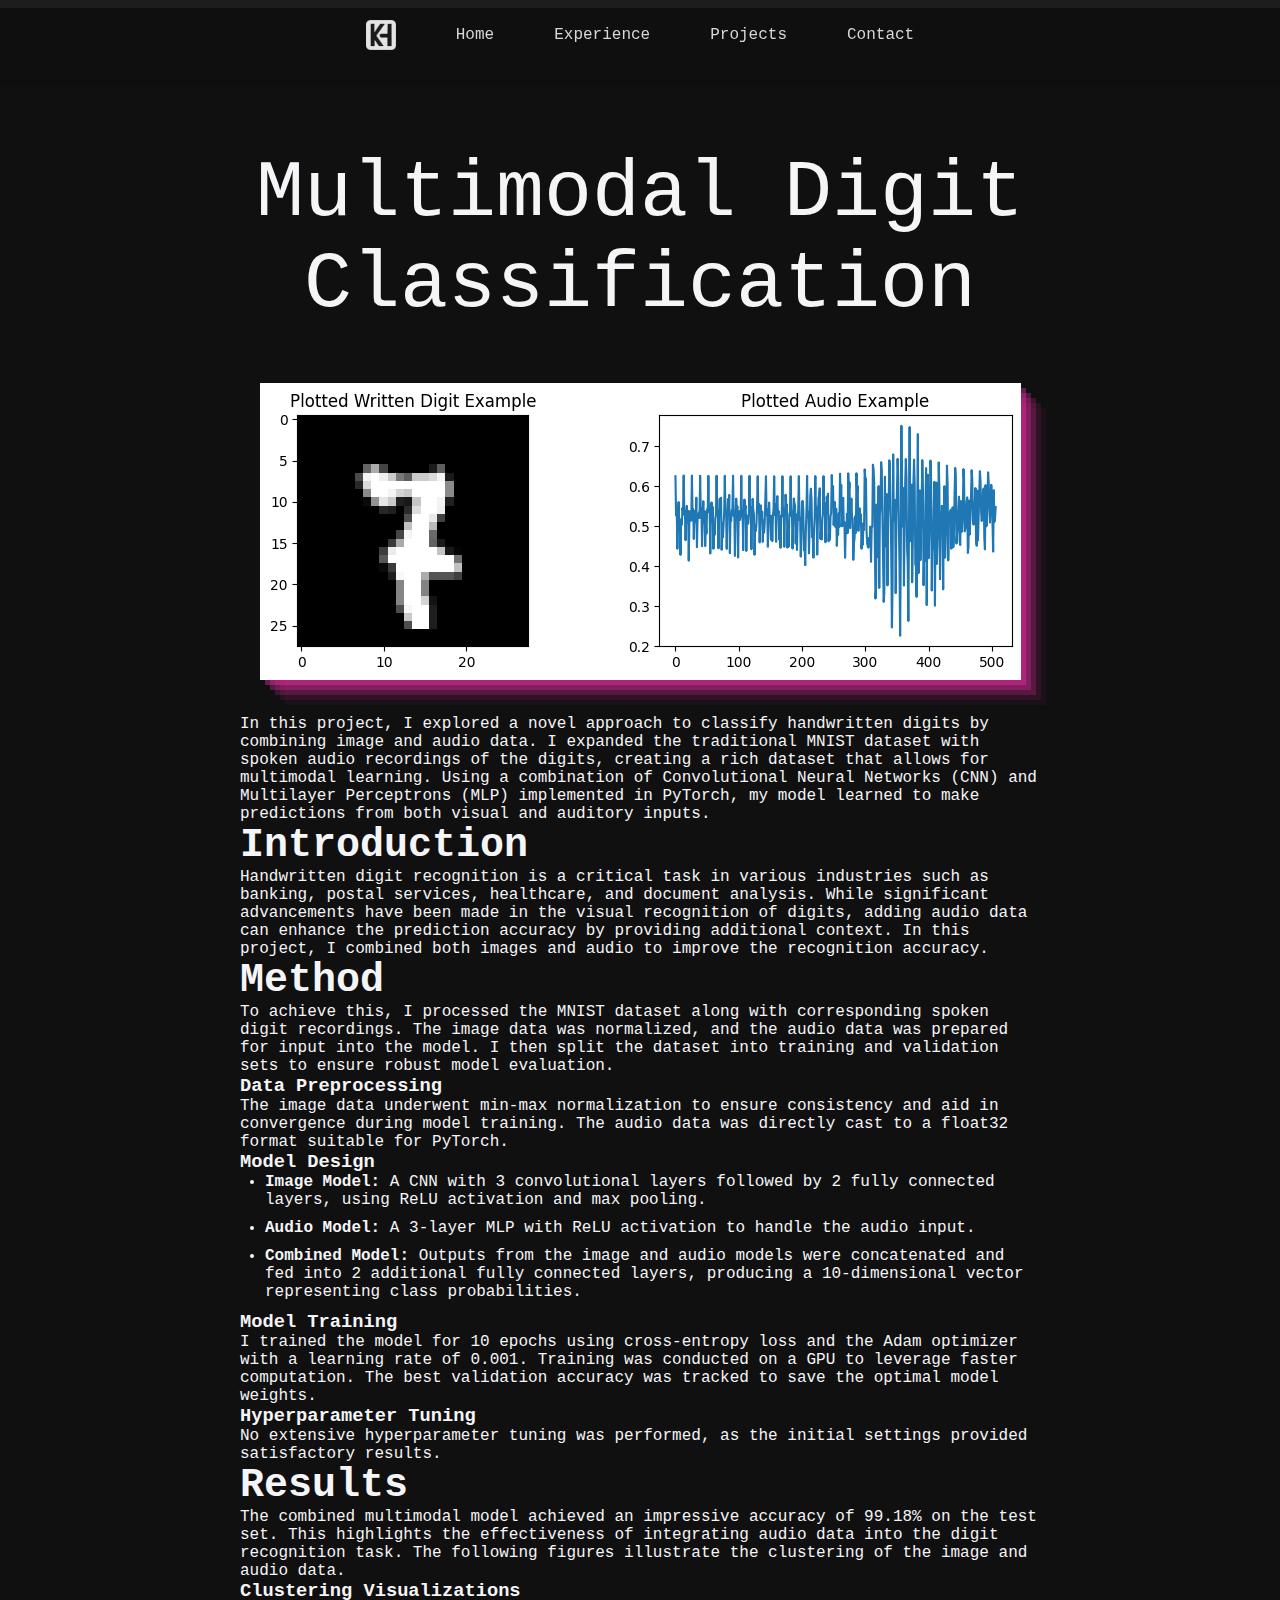
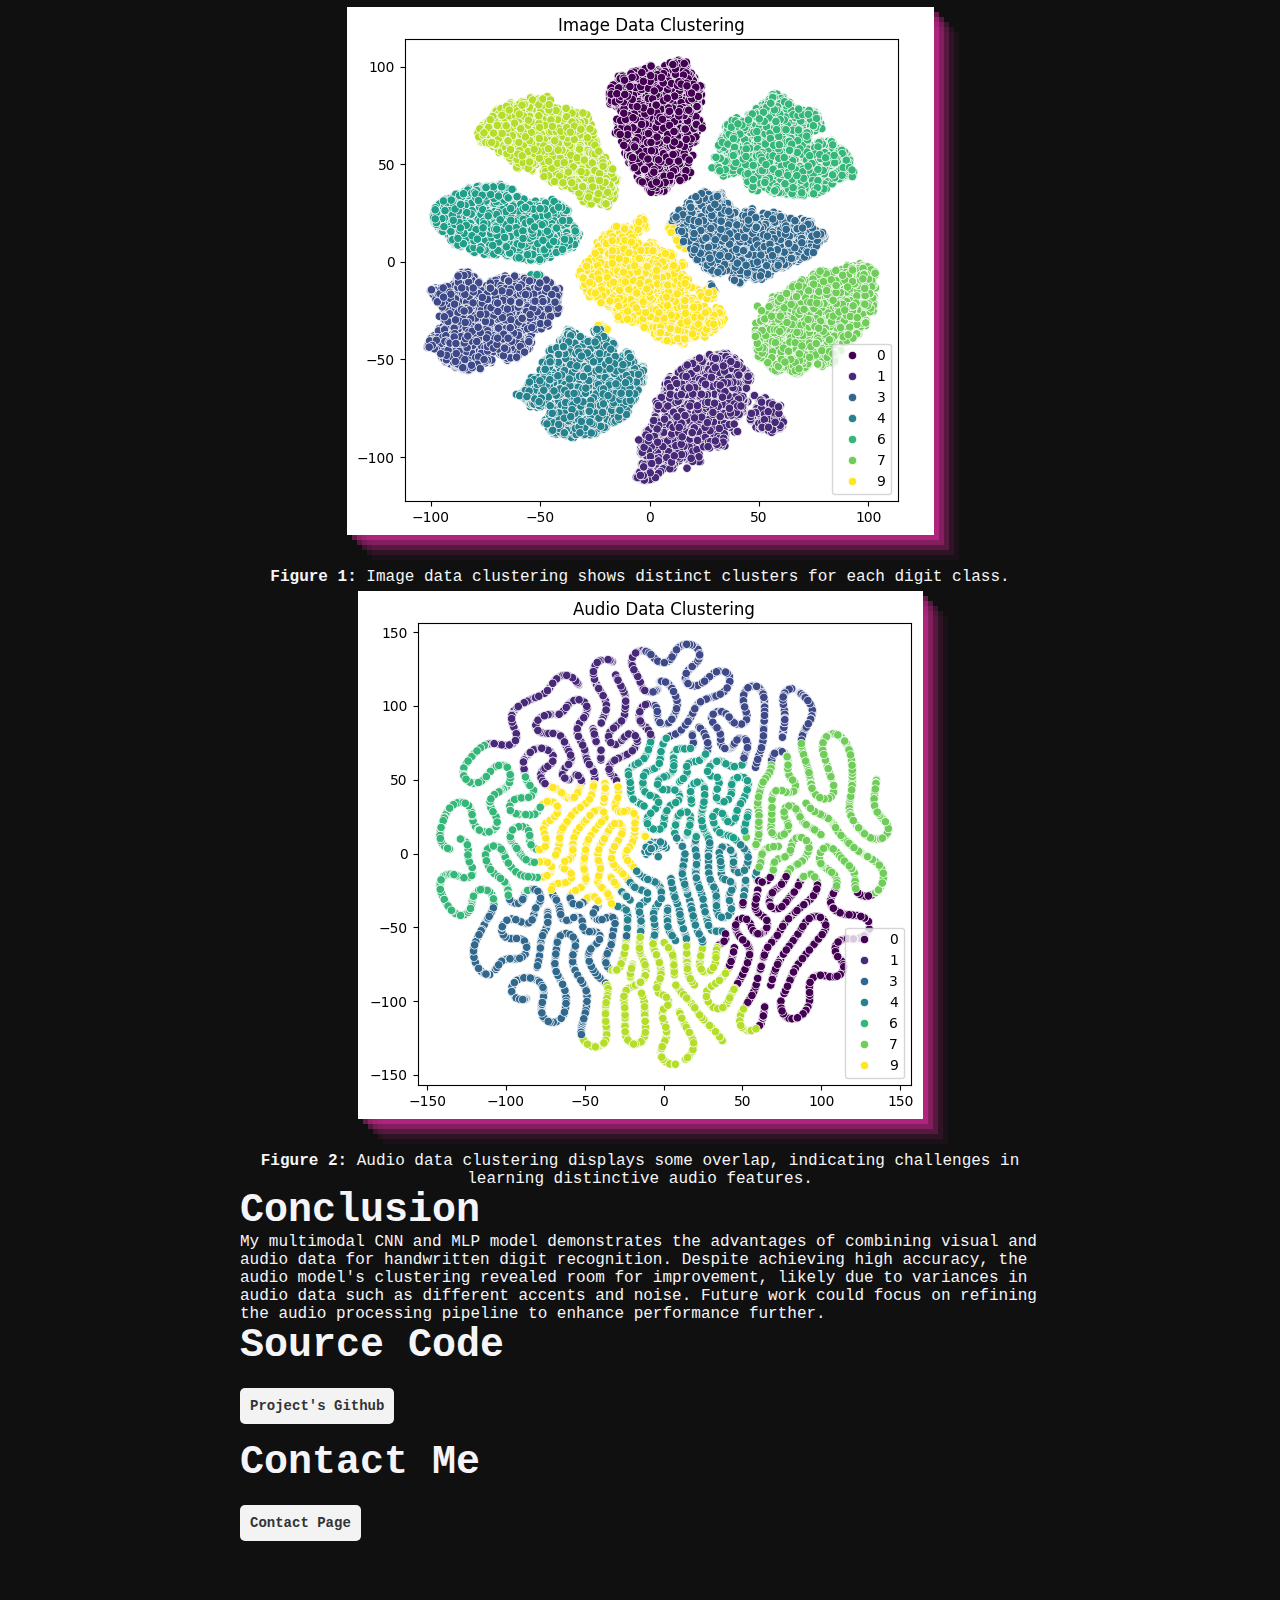
<file: ML_project/ml.html>
<!DOCTYPE html>
<html lang="en">
<head>
  <meta charset="UTF-8">
  <meta name="viewport" content="width=device-width, initial-scale=1.0">
  <title>Multimodal Digit Classification - Karam Haddad</title>
  <link href="https://fonts.googleapis.com/css?family=Open+Sans:400,600,700" rel="stylesheet">
  <link rel="stylesheet" href="https://cdnjs.cloudflare.com/ajax/libs/font-awesome/5.15.3/css/all.min.css">
  <link rel="stylesheet" href="../css/style.css">
  <link rel="stylesheet" href="../css/nav.css">
  <link rel="stylesheet" href="../seprate-exp.css">
  <link rel="stylesheet" href="../scroll_progress/scroll_progress.css">
  <link rel="icon" type="image/x-icon" href="../header/kh_logo.png">

  <style>
    h2 {
      font-size: 2.5em;
    }
    ul {
      padding-left: 25px;
    }
    li {
      margin-bottom: 10px;
    }
    .project-container {
      display: flex;
      flex-direction: column;
      align-items: center;
      padding: 20px;
    }
    .steps-image {
      max-width: 100%;
      height: auto;
      box-shadow: rgba(240, 46, 170, 0.4) 5px 5px, rgba(240, 46, 170, 0.3) 10px 10px, rgba(240, 46, 170, 0.2) 15px 15px, rgba(240, 46, 170, 0.1) 20px 20px, rgba(240, 46, 170, 0.05) 25px 25px;
      margin-top: 5px;
      margin-bottom: 15px;
      display:block;
      margin-left:auto;
      margin-right:auto;
    }
    .figure-text{
      display: block;
      text-align: center;
    }
    .project-description {
      max-width: 800px;
      margin-top: 20px;
      text-align: left;
    }
    .skills {
      display: flex;
      flex-wrap: wrap;
      gap: 10px;
      margin-top: 20px;
    }
    .skill {
      background-color: #f3f3f3;
      padding: 10px;
      border-radius: 5px;
      text-decoration: none;
      color: #333;
    }
    .skill:hover {
      background-color: #ddd;
    }
    @media (max-width: 768px) {
      .top-page-title {
        font-size: 2em;
      }
      h2 {
        font-size: 2em;
      }
      iframe {
        width: 115%;
        height: auto;
        aspect-ratio: 16/9;
      }
    }
  </style>
</head>

<body>
  <!-- Progress Bar for Scrolling -->
  <div class="progress-container">
    <div class="progress-bar" id="myBar"></div>
  </div>  

  <!-- Navigation -->
  <nav id="nav">
    <!-- Hamburger Menu Icon for Mobile -->
    <div class="hamburger-icon">
      <a href="../index.html#home">
        <img src="../header/kh_logo.png" alt="Karam Haddad Logo" class="nav-logo">
      </a>
      <!-- Menu Icon -->
      <div class="menu-icon" onclick="toggleMenu()">
        <span class="line line1"></span>
        <span class="line line2"></span>
      </div>
    </div>

    <!-- Mobile Menu -->
    <div class="mobile-menu hidden">
      <a href="../index.html#home">Home</a>
      <a href="../index.html#experience">Experience</a>
      <a href="../index.html#projects">Projects</a>
      <a href="../index.html#contact">Contact</a>
    </div>

    <!-- Desktop nav menu -->
    <ul class="desktop-menu">
      <a href="../index.html#home"><li><img src="../header/kh_logo.png" alt="Karam Haddad Logo" class="nav-logo"></li></a>
      <a href="../index.html#home"><li>Home</li></a>
      <a href="../index.html#experience"><li>Experience</li></a>
      <a href="../index.html#projects"><li>Projects</li></a>
      <a href="../index.html#contact"><li>Contact</li></a>
    </ul>
  </nav>

  <!-- Project Section -->
  <section class="projects-section">
    <div class="project-container">
      <header class="section-header">
        <h1 class="top-page-title">Multimodal Digit Classification</h1>
      </header>
      <img src="data_type.png" alt="Type of Data Used Sample" class="steps-image">

      <div class="project-description">
        <p>
          In this project, I explored a novel approach to classify handwritten digits by combining image and audio data. I expanded the traditional MNIST dataset with spoken audio recordings of the digits, creating a rich dataset that allows for multimodal learning. Using a combination of Convolutional Neural Networks (CNN) and Multilayer Perceptrons (MLP) implemented in PyTorch, my model learned to make predictions from both visual and auditory inputs.
        </p>
        
        <h2>Introduction</h2>
        <p>
          Handwritten digit recognition is a critical task in various industries such as banking, postal services, healthcare, and document analysis. While significant advancements have been made in the visual recognition of digits, adding audio data can enhance the prediction accuracy by providing additional context. In this project, I combined both images and audio to improve the recognition accuracy.
        </p>
        
        <h2>Method</h2>
        <p>
          To achieve this, I processed the MNIST dataset along with corresponding spoken digit recordings. The image data was normalized, and the audio data was prepared for input into the model. I then split the dataset into training and validation sets to ensure robust model evaluation.
        </p>
        
        <h3>Data Preprocessing</h3>
        <p>
          The image data underwent min-max normalization to ensure consistency and aid in convergence during model training. The audio data was directly cast to a float32 format suitable for PyTorch.
        </p>
        
        <h3>Model Design</h3>
        <ul>
          <li><strong>Image Model:</strong> A CNN with 3 convolutional layers followed by 2 fully connected layers, using ReLU activation and max pooling.</li>
          <li><strong>Audio Model:</strong> A 3-layer MLP with ReLU activation to handle the audio input.</li>
          <li><strong>Combined Model:</strong> Outputs from the image and audio models were concatenated and fed into 2 additional fully connected layers, producing a 10-dimensional vector representing class probabilities.</li>
        </ul>
        
        <h3>Model Training</h3>
        <p>
          I trained the model for 10 epochs using cross-entropy loss and the Adam optimizer with a learning rate of 0.001. Training was conducted on a GPU to leverage faster computation. The best validation accuracy was tracked to save the optimal model weights.
        </p>
        
        <h3>Hyperparameter Tuning</h3>
        <p>
          No extensive hyperparameter tuning was performed, as the initial settings provided satisfactory results.
        </p>
        
        <h2>Results</h2>
        <p>
          The combined multimodal model achieved an impressive accuracy of 99.18% on the test set. This highlights the effectiveness of integrating audio data into the digit recognition task. The following figures illustrate the clustering of the image and audio data.
        </p>
        
        <h3>Clustering Visualizations</h3>
        <p>
          <img src="1.png" alt="Image Clustering" class="steps-image">
          <span class="figure-text"><br><strong>Figure 1:</strong> Image data clustering shows distinct clusters for each digit class.</span>
        </p>
        <p>
          <img src="2.png" alt="Audio Clustering" class="steps-image">
          <span class="figure-text"><br><strong>Figure 2:</strong> Audio data clustering displays some overlap, indicating challenges in learning distinctive audio features.</span>
        </p>
        
        <h2>Conclusion</h2>
        <p>
          My multimodal CNN and MLP model demonstrates the advantages of combining visual and audio data for handwritten digit recognition. Despite achieving high accuracy, the audio model's clustering revealed room for improvement, likely due to variances in audio data such as different accents and noise. Future work could focus on refining the audio processing pipeline to enhance performance further.
        </p>
        
        <h2>Source Code</h2>
        <div class="skills">
          <a href="https://github.com/karamhaddad/Multimodal-Digit-Recognition.git" target="_blank" rel="noopener noreferrer">
            <span class="skill">Project's Github</span>
          </a>
        </div>
        
        <h2>Contact Me</h2>
        <div class="skills">
          <a href="../index.html#contact">
            <span class="skill">Contact Page</span>
          </a>
        </div>
      </div>
    </div>
  </section>

  <script src="../script.js"></script> <!-- Link to the nav -->
  <script src="../scroll_progress/scroll_progress.js"></script> <!-- Link to the scroll progress JS file -->
</body>
</html>
</file>
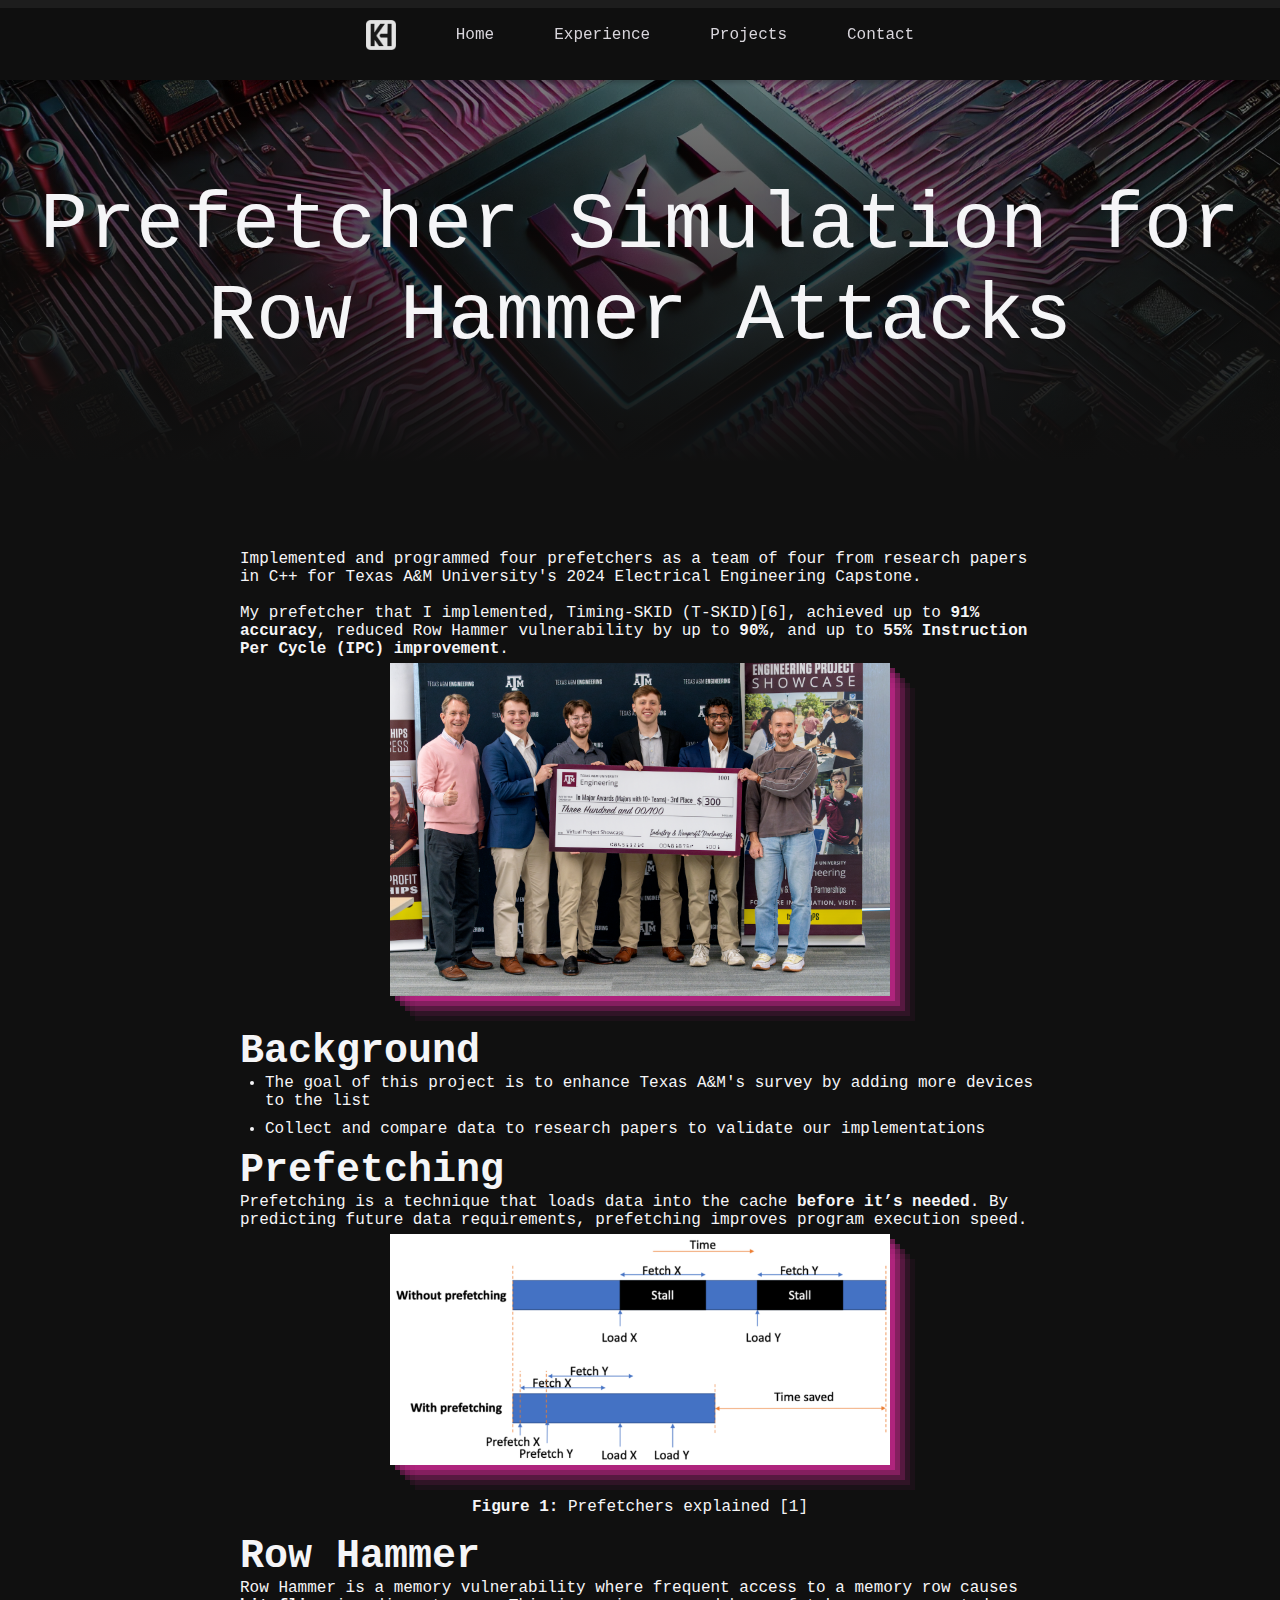
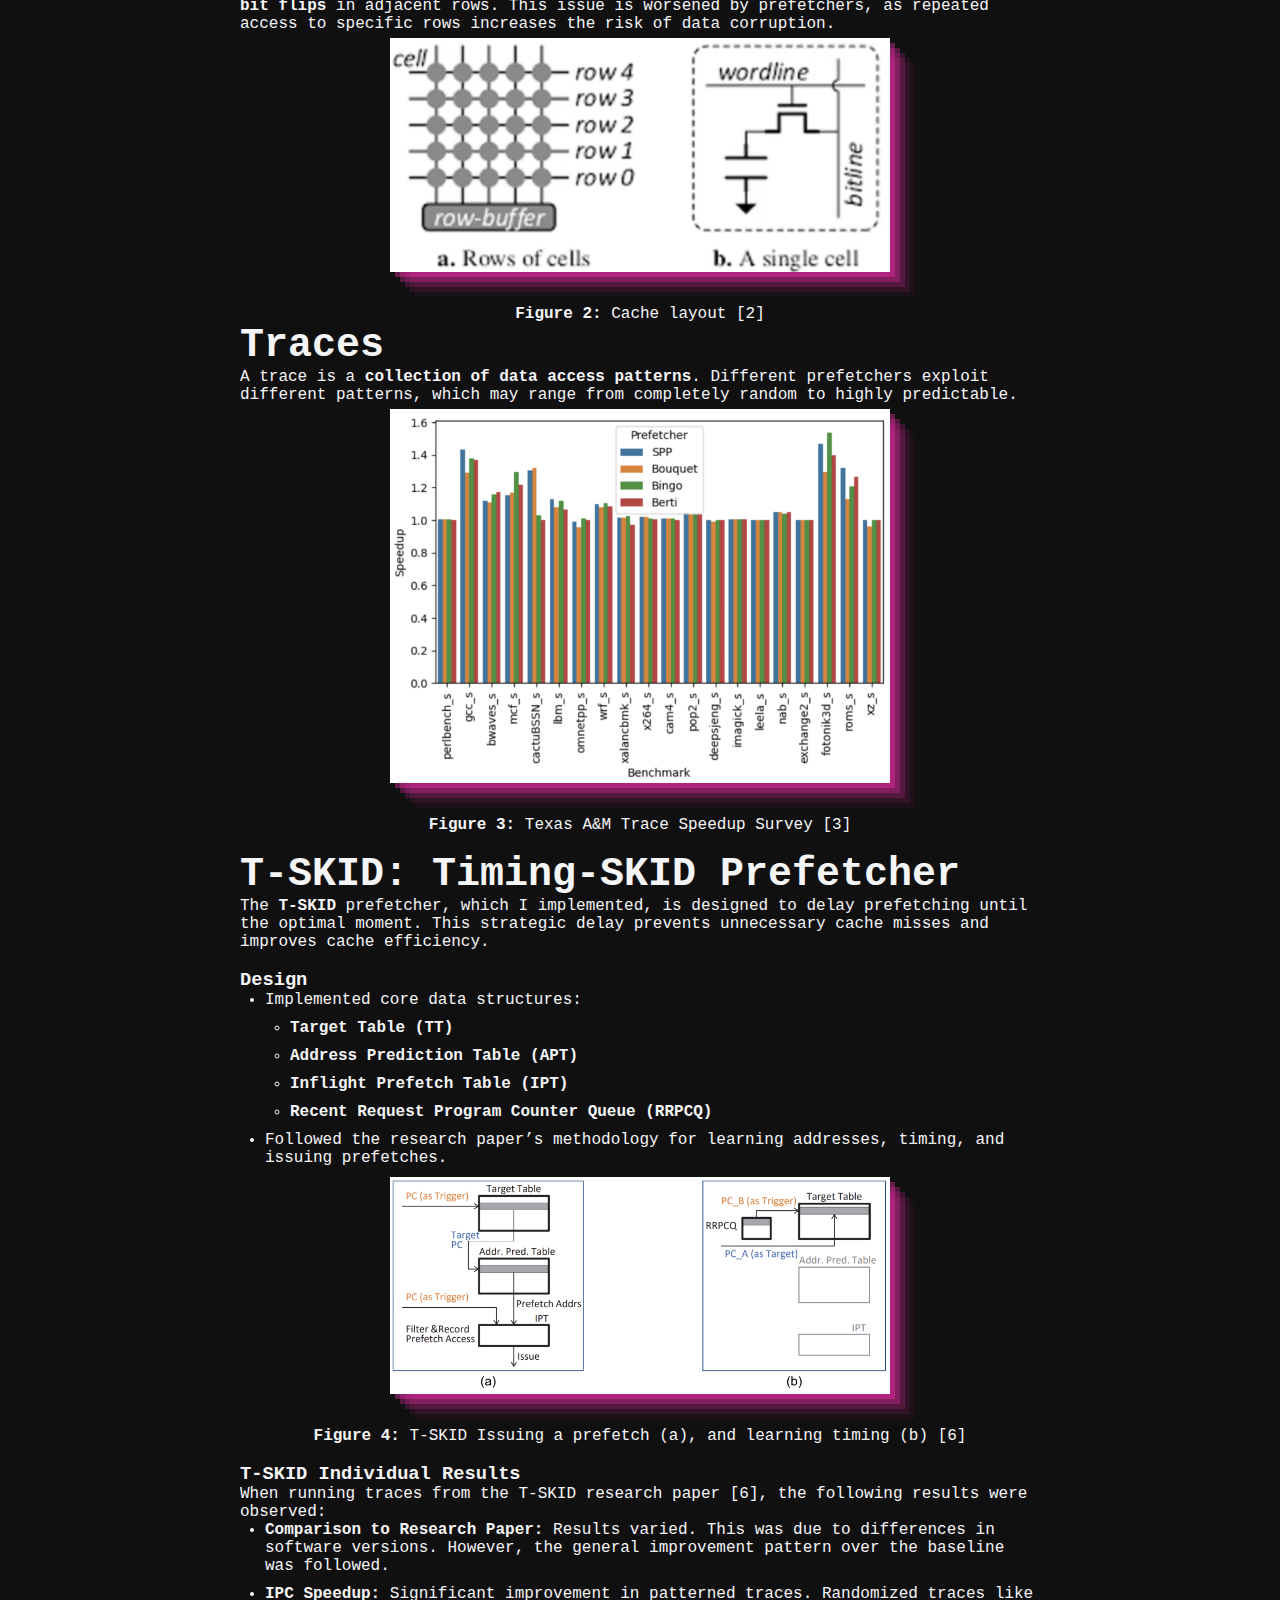
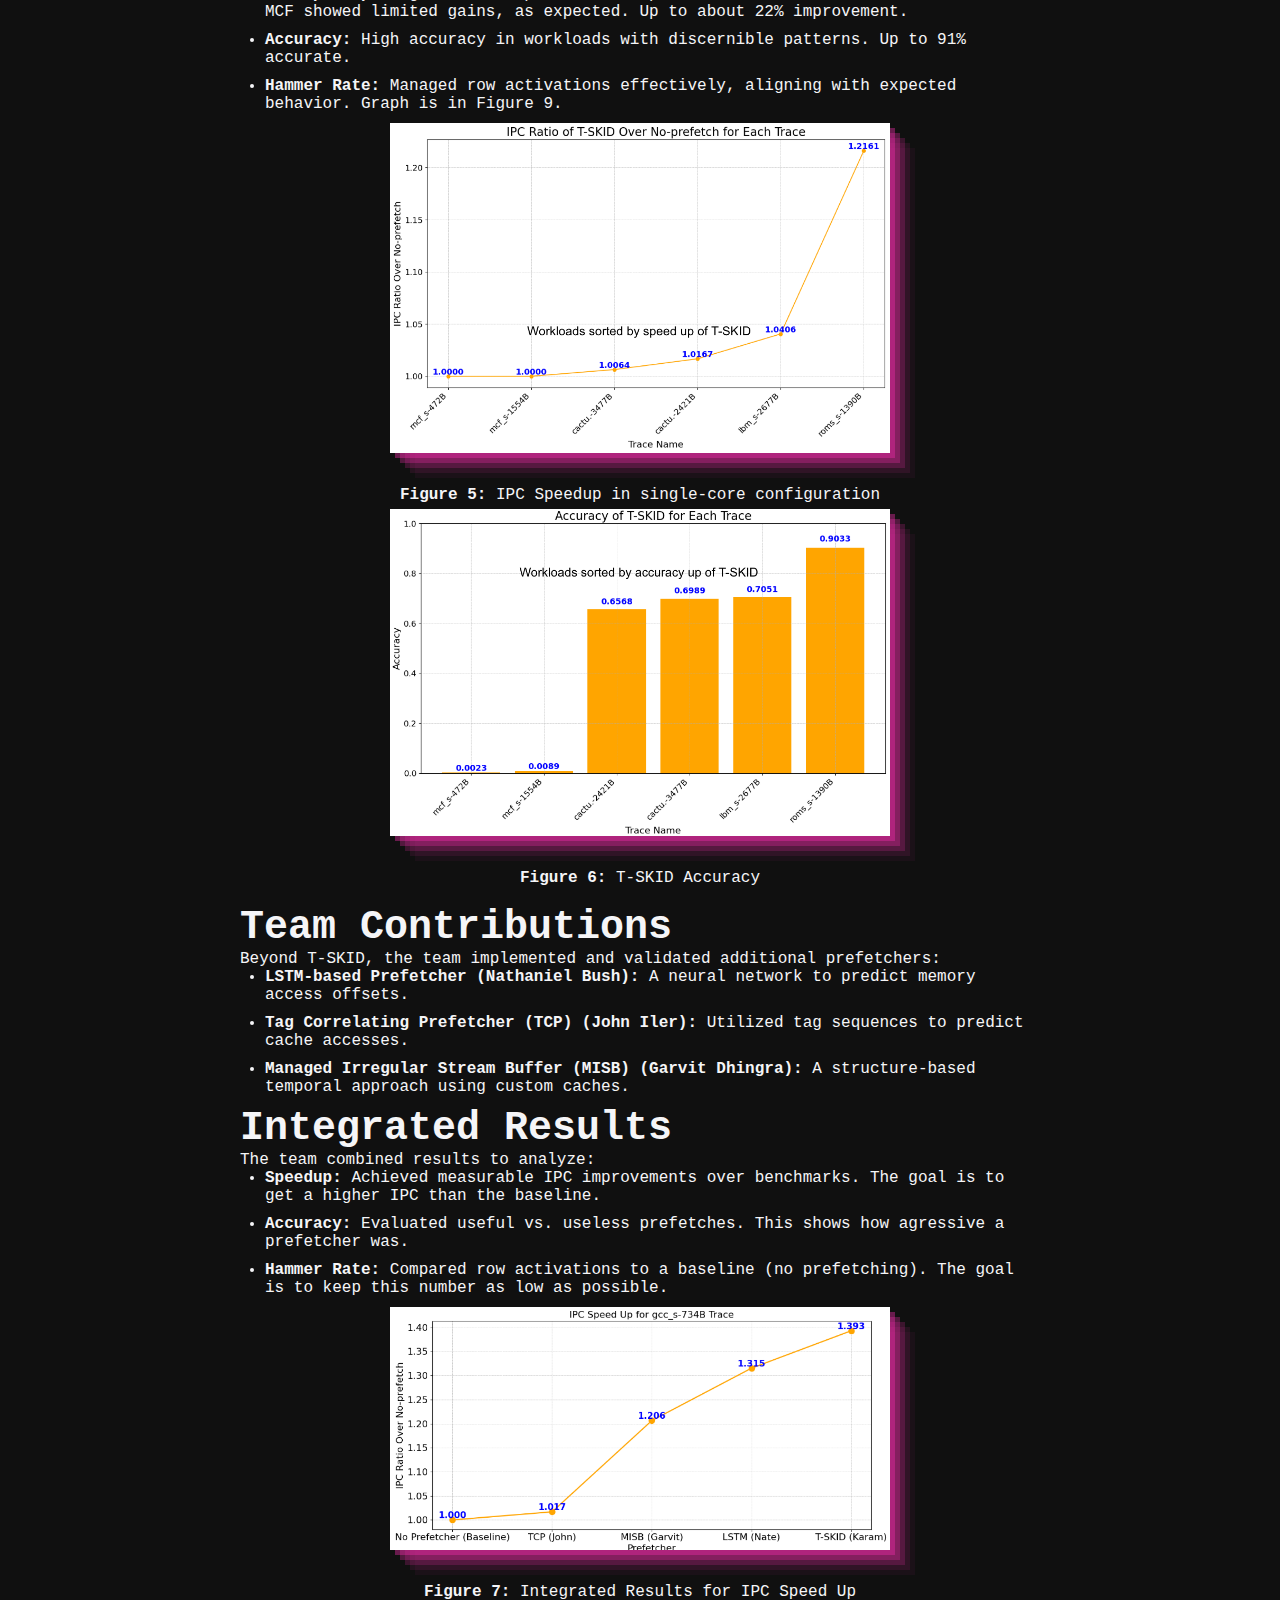
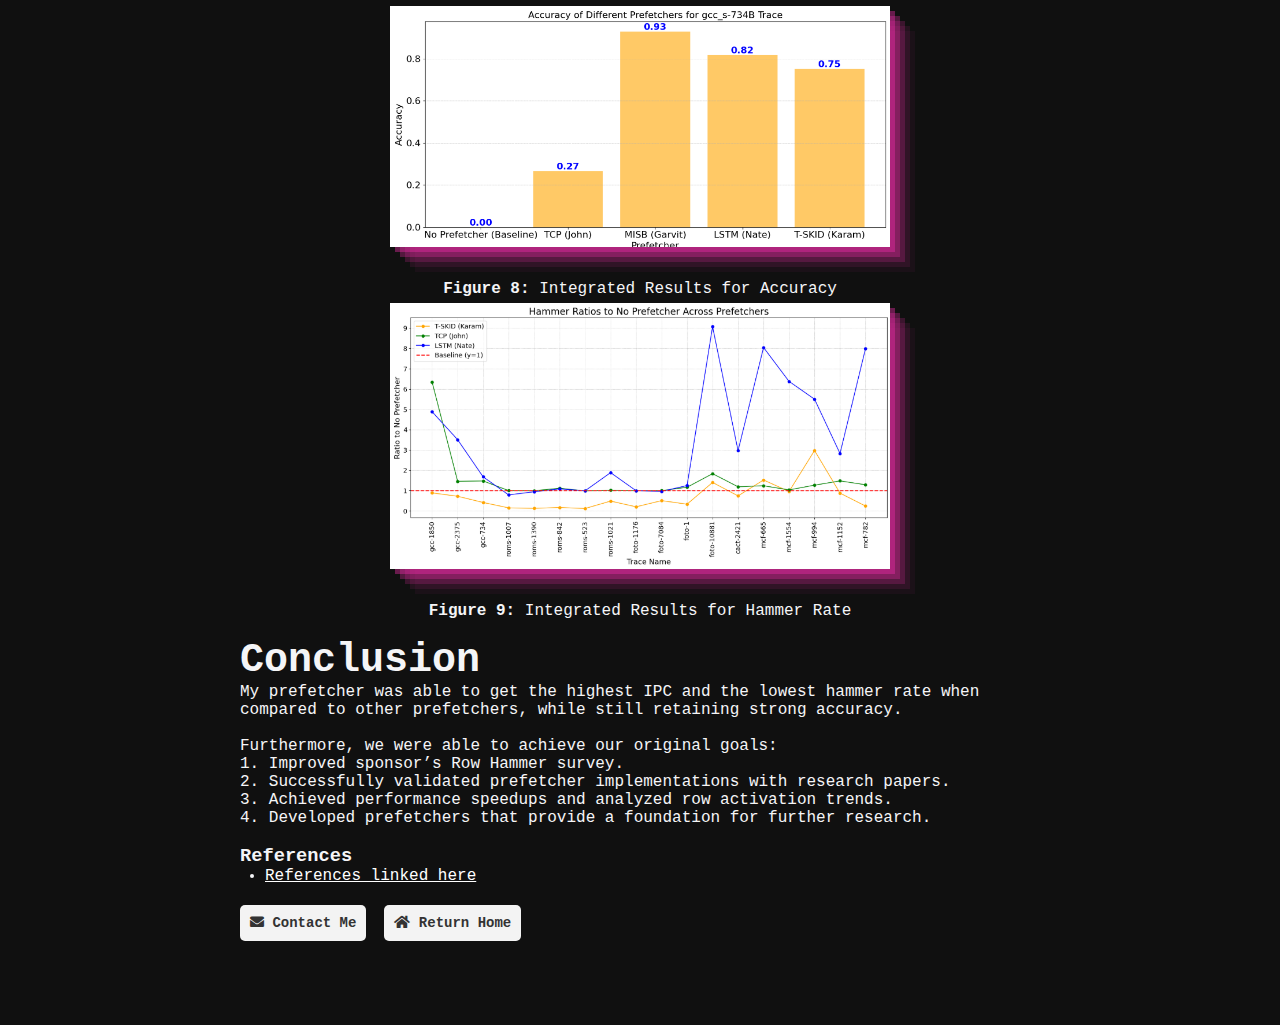
<file: rowhammer_project/prefetcher.html>
<!DOCTYPE html>
<html lang="en">
<head>
  <meta charset="UTF-8">
  <meta name="viewport" content="width=device-width, initial-scale=1.0">
  <title>Prefetcher Simulation for Rowhammer - Karam Haddad</title>
  <link href="https://fonts.googleapis.com/css?family=Open+Sans:400,600,700" rel="stylesheet">
  <link rel="stylesheet" href="https://cdnjs.cloudflare.com/ajax/libs/font-awesome/5.15.3/css/all.min.css">
  <link rel="stylesheet" href="../css/style.css">
  <link rel="stylesheet" href="../css/nav.css">
  <link rel="stylesheet" href="../seprate-exp.css">
  <link rel="stylesheet" href="../scroll_progress/scroll_progress.css">
  <link rel="icon" type="image/x-icon" href="../header/kh_logo.png">

  <style>
    .banner {
      margin: 0;
      padding-top: 100px;
      padding-bottom: 100px;
      width: 100%;
      background-image: linear-gradient(rgba(0, 0, 0, 0.507), rgb(16, 16, 16)),
      url(../ai_banner.webp);
      background-size: cover;
      background-position: center;

      color:#d8d5db;
      display: flex;
      flex-direction: column;
      align-items: center;
      justify-content: center;
      text-align: center;
    }

    h2 {
      font-size: 2.5em;
    }
    ul {
      padding-left: 25px;
    }
    li {
      margin-bottom: 10px;
    }
    .project-container {
      display: flex;
      flex-direction: column;
      align-items: center;
      padding: 20px;
    }
    .steps-image {
      max-width: 500px;
      height: auto;
      object-fit: contain; /* Ensure the image fits within the dimensions */
      box-shadow: rgba(240, 46, 170, 0.4) 5px 5px, rgba(240, 46, 170, 0.3) 10px 10px, rgba(240, 46, 170, 0.2) 15px 15px, rgba(240, 46, 170, 0.1) 20px 20px, rgba(240, 46, 170, 0.05) 25px 25px;
      margin-top: 5px;
      margin-bottom: 15px;
      display:block;
      margin-left:auto;
      margin-right:auto;
    }
    .figure-text{
      display: block;
      text-align: center;
    }
    .project-description {
      max-width: 800px;
      margin-top: 20px;
      text-align: left;
    }
    .skills {
      display: flex;
      flex-wrap: wrap;
      gap: 10px;
      margin-top: 20px;
    }
    .skill {
      background-color: #f3f3f3;
      padding: 10px;
      border-radius: 5px;
      text-decoration: none;
      color: #333;
    }
    .skill:hover {
      background-color: #ddd;
    }
    @media (max-width: 768px) {
      .steps-image {
        width: 300px;
      }
      .top-page-title {
        font-size: 2em;
      }
      h2 {
        font-size: 2em;
      }
      iframe {
        width: 115%;
        height: auto;
        aspect-ratio: 16/9;
      }
    }
  </style>
</head>

<body>
  <!-- Progress Bar for Scrolling -->
  <div class="progress-container">
    <div class="progress-bar" id="myBar"></div>
  </div>  

  <!-- Navigation -->
  <nav id="nav">
    <!-- Hamburger Menu Icon for Mobile -->
    <div class="hamburger-icon">
      <a href="../index.html#home">
        <img src="../header/kh_logo.png" alt="Karam Haddad Logo" class="nav-logo">
      </a>
      <!-- Menu Icon -->
      <div class="menu-icon" onclick="toggleMenu()">
        <span class="line line1"></span>
        <span class="line line2"></span>
      </div>
    </div>

    <!-- Mobile Menu -->
    <div class="mobile-menu hidden">
      <a href="../index.html#home">Home</a>
      <a href="../index.html#experience">Experience</a>
      <a href="../index.html#projects">Projects</a>
      <a href="../index.html#contact">Contact</a>
    </div>

    <!-- Desktop nav menu -->
    <ul class="desktop-menu">
      <a href="../index.html#home"><li><img src="../header/kh_logo.png" alt="Karam Haddad Logo" class="nav-logo"></li></a>
      <a href="../index.html#home"><li>Home</li></a>
      <a href="../index.html#experience"><li>Experience</li></a>
      <a href="../index.html#projects"><li>Projects</li></a>
      <a href="../index.html#contact"><li>Contact</li></a>
    </ul>
  </nav>

  <!-- Project Section -->
<div id="home" class="banner">
  <h1 class="top-page-title">Prefetcher Simulation for Row Hammer Attacks</h1>
</div> 

<section class="projects-section">
  <div class="project-container">
    <div class="project-description">
      Implemented and programmed four prefetchers as a team of four from research papers in C++ for Texas A&M University's 2024 Electrical Engineering Capstone. <br>
      <br>My prefetcher that I implemented, Timing-SKID (T-SKID)[6], achieved up to <strong>91% accuracy</strong>, reduced Row Hammer vulnerability by up to <strong>90%</strong>, and up to <strong>55% Instruction Per Cycle (IPC) improvement</strong>.
      <img src="award.png" alt="Team winning an award at the Texas A&M Capstone" class="steps-image"> <br>
      <h2>Background</h2>
      <ul>
        <li>The goal of this project is to enhance Texas A&M's survey by adding more devices to the list</li>
        <li>Collect and compare data to research papers to validate our implementations</li>
      </ul>
      
      <h2>Prefetching</h2>
      <p>
        Prefetching is a technique that loads data into the cache <strong>before it’s needed</strong>. By predicting future data requirements, prefetching improves program execution speed.
        <img src="1.png" alt="Audio Clustering" class="steps-image">
        <span class="figure-text"><br><strong>Figure 1:</strong> Prefetchers explained [1]</span>
      </p><br>

      <h2>Row Hammer</h2>
      <p>
        Row Hammer is a memory vulnerability where frequent access to a memory row causes <strong>bit flips</strong> in adjacent rows. This issue is worsened by prefetchers, as repeated access to specific rows increases the risk of data corruption.
        <img src="2.png" alt="Audio Clustering" class="steps-image">
        <span class="figure-text"><br><strong>Figure 2:</strong> Cache layout [2]</span>
      </p>

      <h2>Traces</h2>
      <p>
        A trace is a <strong>collection of data access patterns</strong>. Different prefetchers exploit different patterns, which may range from completely random to highly predictable.
        <img src="3.png" alt="Audio Clustering" class="steps-image">
        <span class="figure-text"><br><strong>Figure 3:</strong> Texas A&M Trace Speedup Survey [3]</span>
      </p>
      <br>
      <h2>T-SKID: Timing-SKID Prefetcher</h2>
      <p>
        The <strong>T-SKID</strong> prefetcher, which I implemented, is designed to delay prefetching until the optimal moment. This strategic delay prevents unnecessary cache misses and improves cache efficiency.
      </p>
      <br>
      <h3>Design</h3>
      <ul>
        <li>Implemented core data structures:</li>
        <ul>
          <li><strong>Target Table (TT)</strong></li>
          <li><strong>Address Prediction Table (APT)</strong></li>
          <li><strong>Inflight Prefetch Table (IPT)</strong></li>
          <li><strong>Recent Request Program Counter Queue (RRPCQ)</strong></li>
        </ul>
        <li>Followed the research paper’s methodology for learning addresses, timing, and issuing prefetches.</li>
      </ul>
      <p><img src="4.png" alt="Audio Clustering" class="steps-image">
        <span class="figure-text"><br><strong>Figure 4:</strong> T-SKID Issuing a prefetch (a), and learning timing (b) [6]</span></p>
      <br>
      <h3>T-SKID Individual Results</h3>
      <p>
        When running traces from the T-SKID research paper [6], the following results were observed:
        <ul>
          <li><strong>Comparison to Research Paper:</strong> Results varied. This was due to differences in software versions. However, the general improvement pattern over the baseline was followed.</li>
          <li><strong>IPC Speedup:</strong> Significant improvement in patterned traces. Randomized traces like MCF showed limited gains, as expected. Up to about 22% improvement.</li>
          <li><strong>Accuracy:</strong> High accuracy in workloads with discernible patterns. Up to 91% accurate.</li>
          <li><strong>Hammer Rate:</strong> Managed row activations effectively, aligning with expected behavior. Graph is in Figure 9.</li>
        </ul>
      </p>
      <p><img src="5.png" alt="Audio Clustering" class="steps-image">
        <span class="figure-text"><br><strong>Figure 5:</strong> IPC Speedup in single-core configuration</span>
      
        <img src="6.png" alt="Audio Clustering" class="steps-image">
        <span class="figure-text"><br><strong>Figure 6:</strong> T-SKID Accuracy</span></p>

      <br>
      <h2>Team Contributions</h2>
      <p>
        Beyond T-SKID, the team implemented and validated additional prefetchers:
        <ul>
          <li><strong>LSTM-based Prefetcher (Nathaniel Bush):</strong> A neural network to predict memory access offsets.</li>
          <li><strong>Tag Correlating Prefetcher (TCP) (John Iler):</strong> Utilized tag sequences to predict cache accesses.</li>
          <li><strong>Managed Irregular Stream Buffer (MISB) (Garvit Dhingra):</strong> A structure-based temporal approach using custom caches.</li>
        </ul>
      </p>

      <h2>Integrated Results</h2>
      <p>
        The team combined results to analyze:
        <ul>
          <li><strong>Speedup:</strong> Achieved measurable IPC improvements over benchmarks. The goal is to get a higher IPC than the baseline. </li>
          <li><strong>Accuracy:</strong> Evaluated useful vs. useless prefetches. This shows how agressive a prefetcher was.</li>
          <li><strong>Hammer Rate:</strong> Compared row activations to a baseline (no prefetching). The goal is to keep this number as low as possible.</li>
        </ul>
        <p><img src="7.png" alt="Audio Clustering" class="steps-image">
          <span class="figure-text"><br><strong>Figure 7:</strong> Integrated Results for IPC Speed Up</span>
        
          <img src="8.png" alt="Audio Clustering" class="steps-image">
          <span class="figure-text"><br><strong>Figure 8:</strong> Integrated Results for Accuracy</span></p>

          <img src="9.png" alt="Audio Clustering" class="steps-image">
          <span class="figure-text"><br><strong>Figure 9:</strong> Integrated Results for Hammer Rate</span></p>
      </p>

      <br>
      <h2>Conclusion</h2>
      <p>
        My prefetcher was able to get the highest IPC and the lowest hammer rate when compared to other prefetchers, while still retaining strong accuracy.
        <br><br>Furthermore, we were able to achieve our original goals: <br>
        1. Improved sponsor’s Row Hammer survey.<br>
        2. Successfully validated prefetcher implementations with research papers.<br>
        3. Achieved performance speedups and analyzed row activation trends.<br>
        4. Developed prefetchers that provide a foundation for further research. <br>
      </p>

      <br><h3>References</h3>
      <p>
        <ul>
          <li>
            <a href="https://drive.google.com/file/d/1MLUmzoTmQRZIvkyL8EaKVQsl0Boqc1gG/view?usp=sharing" 
              target="_blank" 
              rel="noopener noreferrer" 
              style="color: white;">
              References linked here
            </a>
          </li>
        </ul>
      </p>


      <div class="skills">
        <a href="../index.html#contact" class="skill">
          <i class="fas fa-envelope"></i>
          <span>Contact Me</span>
        </a>
        <a href="../index.html#projects" class="skill">
          <i class="fas fa-home"></i>
          <span>Return Home</span>
        </a>
      </div>
    </div>
  </div>
</section>


  <script src="../script.js"></script> <!-- Link to the nav -->
  <script src="../scroll_progress/scroll_progress.js"></script> <!-- Link to the scroll progress JS file -->
</body>
</html>
</file>
<file: scroll_progress/scroll_progress.css>
body {
    margin: 0;
  }
  
  .progress-container {
    width: 100%;
    height: 8px;
    background: #1d1d1d;
    position: fixed;
    top: 0;
    z-index: 100;
  }
  
  .progress-bar {
    height: 8px;
    background: linear-gradient(135deg, #7b4397, #dc2430);
    width: 0%;
  }
</file>
<file: css/style.css>
/* Resets margin and padding for all elements */
* {
  margin:0px;
  padding:0px;
}

/* Smooth scrolling behavior for the whole page */
html {
    scroll-behavior: smooth;
    scroll-padding-top: 65px;

    /*scroll bar design vertical.*/
    scrollbar-width: thin; /* Can be "auto", "thin", or "none" */
    scrollbar-color: #555 #333; /* Thumb and track color */
}

/*General styling for body*/
body {
    margin: 0;
    padding: 0;
    font-family: Roboto, sans-serif;
    background-color: #000000;
}

#top-page-skills{
  font-size: 65px;
  color: #F5F5F7;
  font-family: 'Courier New', monospace;
}

.bg-custom{
  /*CSS rule for the custom background color TAILWIND*/
  background-color: #000000;
}

.projects{
  background-color: #101010;
}

#top-page-projects{
  z-index:5; /*this is so its above the carousel*/
  margin-bottom: -30px;
  font-size: 65px;
  color: #F5F5F7;
  font-family: 'Courier New', monospace;   
}

footer{
  text-align: center;
  color: #F5F5F7;
  background-color: #101010;
  padding:15px;
}
</file>
<file: css/nav.css>
/* Resets margin and padding for all elements */
* {
  margin:0px;
  padding:0px;
}

/* Styling for the navigation bar DESKTOP============================================================VVVVVV*/
nav {
  /*make the background black but also slightly backdrop blur */
  background-color: rgba(16, 16, 16, 0.96);
  overflow: hidden;
  text-align: center;
  z-index: 10; /* Keeps it above everything */
  position: sticky;
  top: 0; /* Sticks to the top */
  height: auto;
  box-shadow: 0 3px 4px rgba(0, 0, 0, 0.211); /* Soft shadow */
}

/* Removes default list styles and sets margin and padding for navigation list */
nav ul {
  font-weight: bold;
  padding: 0;
  margin: 0;
  list-style-type: none; /* Removes default bullet points */
}

/* Styling for navigation list items */
nav ul li {
  color:#d8d5db;
  display: inline-block;
  padding: 10px 15px;
  line-height: 1;
  vertical-align: top;
  
  display: flex;
  align-items: center;
  justify-content: center;

  font-family: 'Courier New', Courier, monospace;
  font-weight: 200;
}


/* Hover effect for navigation list items */
nav ul li:hover {
  font-weight: 900;
}

/*END OF DESKTOP NAV DESIGN============================================================^^^^^*/

/*STYLING FOR THE MOBILE NAVIGATION BAR============================================================VVVVV*/
/* Hamburger Icon */
.hamburger-icon {
  display: none;
  cursor: pointer;
  font-size: 30px;
  color: #d8d5db;
}

/* Mobile Menu */
.mobile-menu {
  position: fixed;
  top: 0;
  right: -100%; /* Start off the screen */
  height: 100vh;
  width: 250px;
  background-color: rgba(16, 16, 16, 0.88);
  -webkit-backdrop-filter: blur(10px); /* Add this line first, it fixes blur for Safari*/
   backdrop-filter: blur(10px);  /* This line activates blur*/
  
  transition: right 0.3s ease-out;
  z-index: 19;
  display: flex;
  flex-direction: column;
  padding-top: 45px; /* Adjust based on your nav height */
}

.mobile-menu a {
  padding: 20px;
  color: #d8d5db;
  text-decoration: none;
  border-bottom: 1px solid #444;
  font-family: 'Courier New', Courier, monospace;
  font-size: 20px;
}

.nav-logo{
/*make sure size is good for logo in the nav bar.*/
  width: 30px;
}

.desktop-menu {
  display: flex;
  align-items: center; /* This ensures all items in the menu are vertically centered */
  justify-content: center; /* Center menu items horizontally if needed */
  padding: 0;
  margin: 0;
  list-style-type: none;
}

.desktop-menu a {
  display: flex;
  align-items: center; /* Aligns the text and logo vertically */
  text-decoration: none;
  color: #d8d5db;
  padding: 10px 15px;
}

.menu-icon {
  display: flex;
  flex-direction: column;
  justify-content: space-around;
  margin-top:5px;
  width: 30px;
  height: 20px;
  cursor: pointer;
  z-index: 20; /* Ensures the icon is clickable and above other content */
  margin-right: 10px;
}

.line {
  background-color: #d8d5db;
  height: 3px;
  width: 100%;
  transition: transform 0.5s ease, opacity 0.5s ease; /* Smooth transition for the animation */
}

/* Adjustments for transforming lines into X with perfect intersection */
.menu-icon.open .line1 {
  transform: translateY(1px) rotate(45deg); /* Adjust translateY value for perfect intersection */
}

.menu-icon.open .line2 {
  transform: translateY(-9px) rotate(-45deg); /* Adjust translateY value for perfect intersection */
}
/*END OF MOBILE NAVIGATION BAR STYLING============================================================^^^^^*/

/* Adjusting visibility on smaller screens */
@media (max-width: 768px) {
  nav{
    padding: 6px; /*makes the mobile nav bar a little bigger*/
  }
  .mobile-menu a{
    /*make font slightly smaller*/
    font-size: 1.2em;
  }
  .hamburger-icon {
    display: flex;
    justify-content: space-between;
    padding: 10px 15px;
    z-index: 20; /* Ensure it's higher than the mobile-menu's z-index */
    position: relative; /* z-index works on positioned elements (position:absolute, position:relative, or position:fixed) */
  }
  .desktop-menu {
    display: none;
  }
  .mobile-menu.hidden {
    display: flex;
  }
  .nav-logo{
    margin-left:10px;
  }
}
</file>
<file: seprate-exp.css>
/* Custom styles replacing Tailwind utility classes */
body {
  font-family: 'Courier New', Courier, monospace;
  background-color: #101010;
  color: #F5F5F7; /* Moved color here for broader application */
}
.projects-section {
  padding: 3rem 1rem;
}
.container {
  max-width: 1140px;
  margin: auto;
}
.section-header {
  text-align: center;
  margin-bottom: 3rem;
}
.top-page-title{
  font-size: 5rem;
  font-weight: normal;
  color: #F5F5F7;
  animation: glow 5s infinite alternate;
}
.projects-grid {
  display: flex;
  flex-wrap: wrap;
  margin: -1rem;
}
.project-card {
  width: 100%;
  padding: 1rem;
  box-sizing: border-box;
}
@media (min-width: 640px) {
  .project-card {
    width: 50%;
  }
}
@media (min-width: 1024px) {
  .project-card {
    width: 50%;
  }
}
.card-content {
  background-color: #333335;
  border-radius: 0.5rem;
  overflow: hidden;
  box-shadow: 0 4px 8px rgba(0,0,0,0.1);
}
.card-image {
  width:100%;
  height: 300px;
  object-fit: cover;
  /*now center the image*/
  margin: auto;
  display: block;
}
.card-text {
  padding: 1.5rem;
}
.card-title {
  font-size: 2rem;
  font-weight: bold;
  margin-bottom: 0.5rem;
  color: #F5F5F7;
}
.card-description {
  color: #b3b3b3; /* Adjusted for better contrast */
  margin-bottom: 1rem;
}
.skills {
  margin-bottom: 1rem;
}
.skill {
  display: inline-block;
  background-color: #1D4ED8; /* Tailwind Blue 600 */
  border-radius: 9999px;
  padding: 0.25rem 0.75rem;
  font-size: 0.875rem; /* Tailwind text-sm */
  font-weight: 600; /* Tailwind font-semibold */
  color: #E2E8F0; /* Tailwind text-gray-200 */
  margin-right: 0.5rem;
}

/* Add this at the end of your CSS file */

@keyframes glow {
  0%, 100% {
    text-shadow: 
      0 0 10px #9b59b6, /* Light Purple */
      0 0 20px #8e44ad, /* Darker Purple */
      0 0 30px #3498db, /* Light Blue */
      0 0 40px #2980b9, /* Darker Blue */
      0 0 50px #e056fd, /* Light Pink */
      0 0 60px #be2edd; /* Darker Pink */
    color: #f8e9fc; /* Soft pinkish white for the text color */
  }
  50% {
    text-shadow: 
      0 0 15px #9b59b6, /* Light Purple */
      0 0 30px #8e44ad, /* Darker Purple */
      0 0 45px #3498db, /* Light Blue */
      0 0 60px #2980b9, /* Darker Blue */
      0 0 75px #e056fd, /* Light Pink */
      0 0 90px #be2edd; /* Darker Pink */
    color: #fcdcff; /* Brighter pinkish white for the text color */
  }
}

@media (max-width: 600px) {
    /*make footer text smaller*/
    h1{
      font-size: 3.8em !important;
    }
}
</file>
<file: css/contact.css>
/* Resets margin and padding for all elements */
* {
  margin:0px;
  padding:0px;
}

/* Contact Section Styling */
#contact {
  margin-bottom:25px;
  background-color: #000000; /* Custom background color */
  color: #F5F5F7;
  font-family: 'Courier New', Courier, monospace;
}
#top-page-contact{
  font-size: 65px;
  color: #F5F5F7;
  font-family: 'Courier New', monospace;
}

.contact-icon {
  display: flex;
  flex-direction: column;
  align-items: center;
  color: #F5F5F7;
  transition: transform 0.3s ease;
}

.contact-icon i {
  transition: color 0.3s ease;
}

.contact-icon span {
  margin-top: 8px;
}

/* Hover Effects for Icons */
.contact-icon:hover {
  transform: translateY(-5px);
}

.contact-icon:hover i.fa-envelope {
  color: #dd4b39; /* Email icon hover color */
}

.contact-icon:hover i.fa-github {
  color: #6cc644; /* GitHub icon hover color */
}

.contact-icon:hover i.fa-linkedin {
  color: #0077b5; /* LinkedIn icon hover color */
}

.contact-icon:hover i.fa-youtube {
  color: #b2071d; /* YouTube icon hover color */
}

/* Small screens (phones)*/
@media (max-width: 600px) {
  /*make the contact icons and text below it smaller*/
  .contact-icon {
    font-size: 0.8em;
  }
}
</file>
